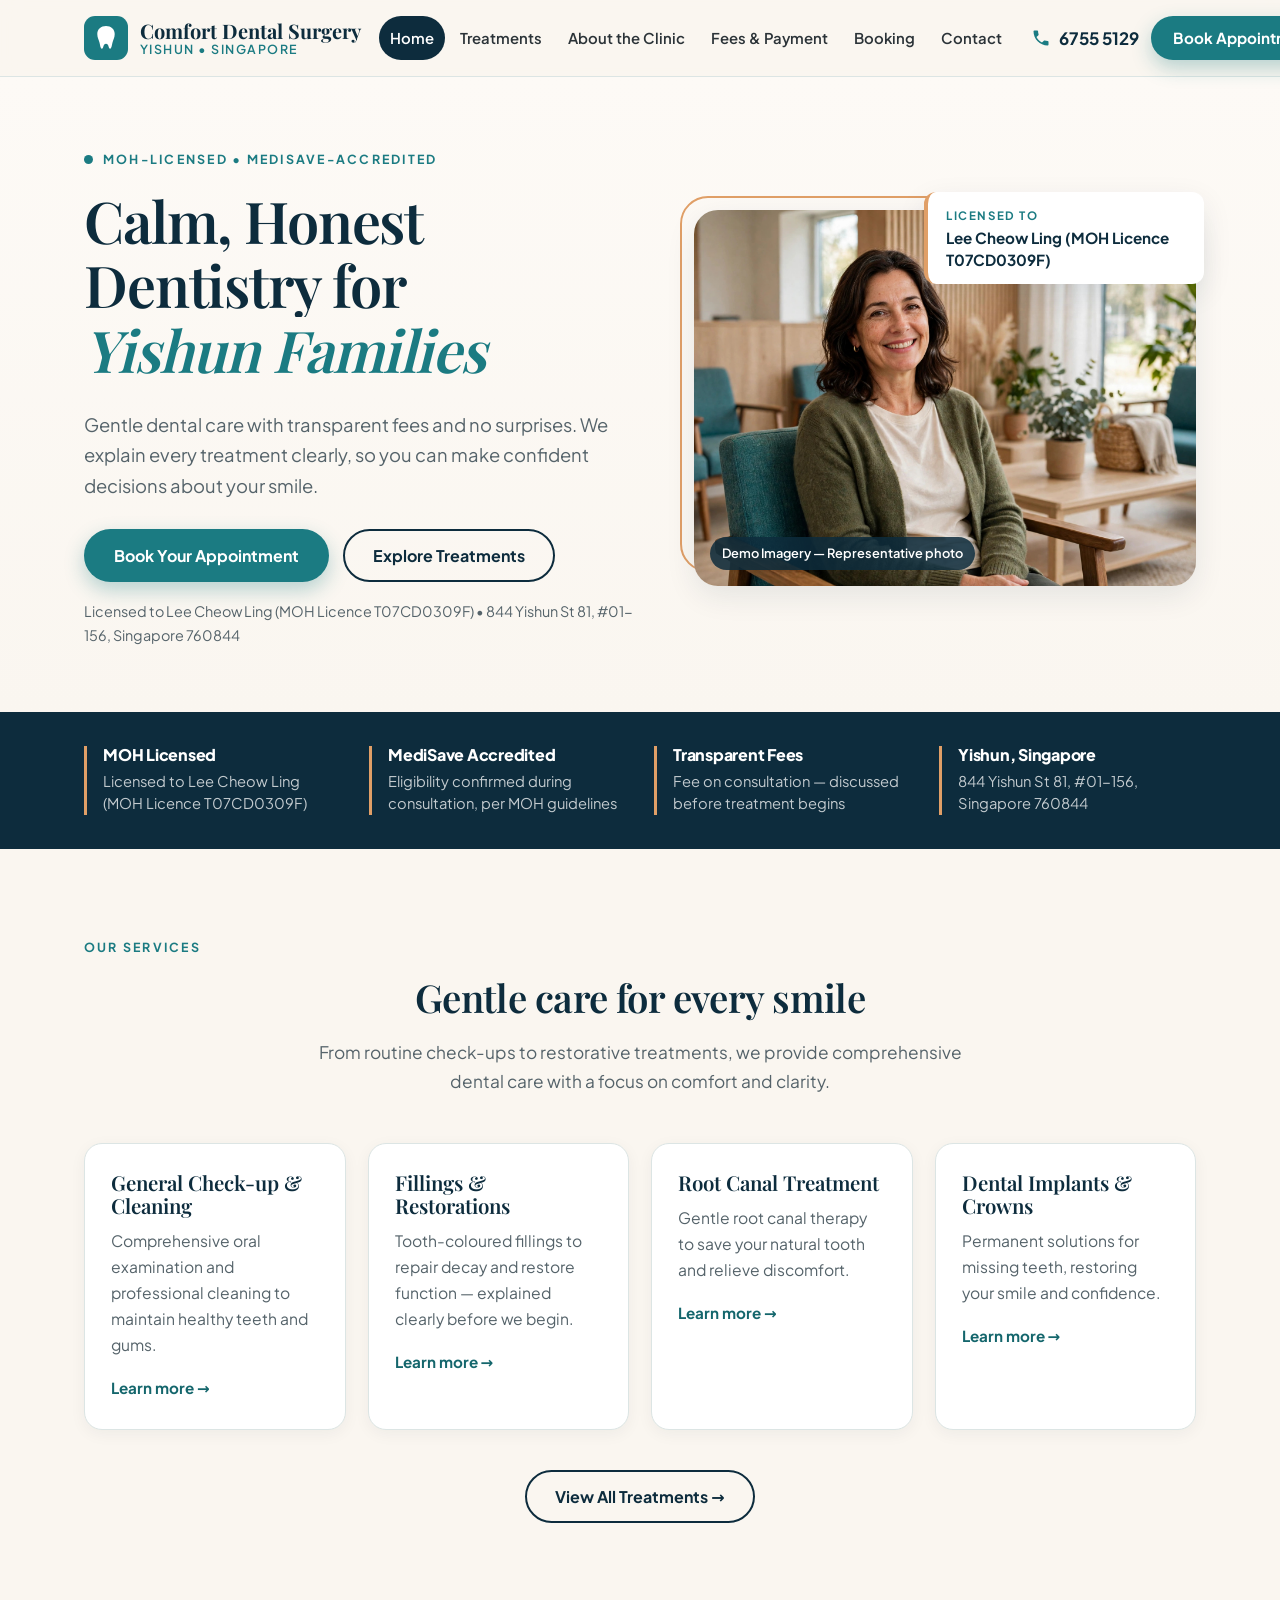
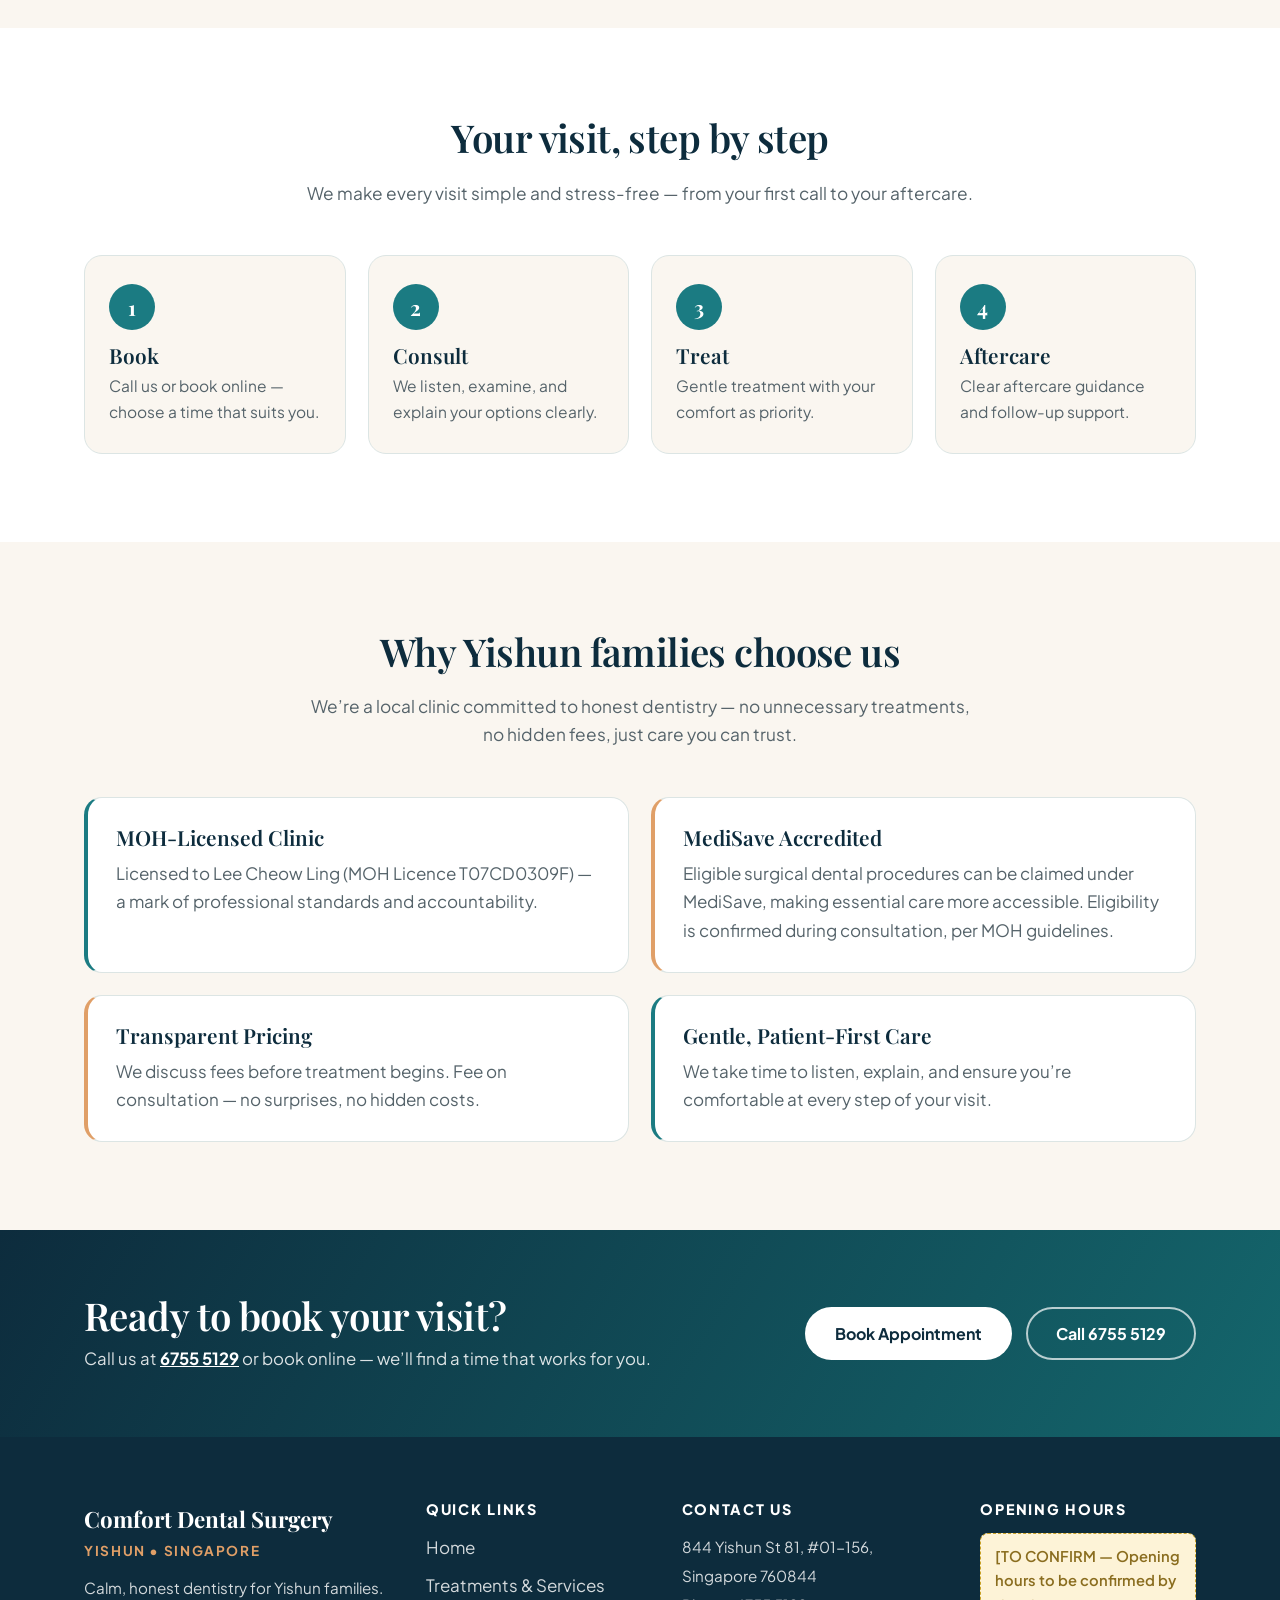
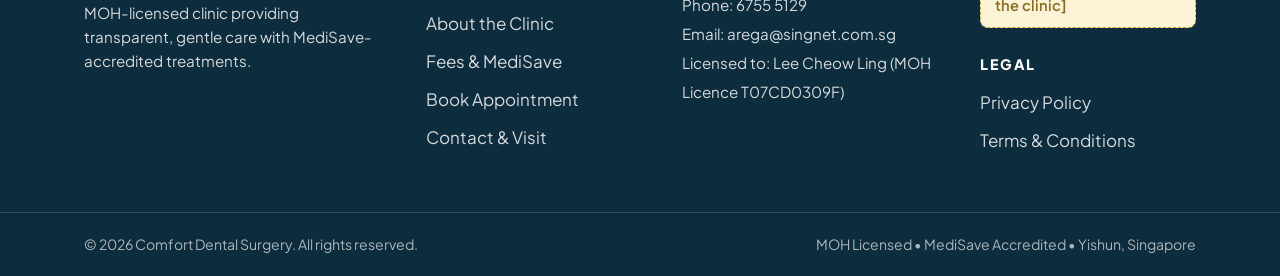
<file: index.html>
<!DOCTYPE html>
<html lang="en-SG">
<head>
<meta charset="utf-8">
<meta name="viewport" content="width=device-width, initial-scale=1">
<title>Calm, Honest Dentistry for Yishun Families | Comfort Dental Surgery — Yishun, Singapore</title>
<meta name="description" content="Gentle dental care in Yishun with transparent fees and clear explanations. MOH-licensed, MediSave-accredited clinic at 844 Yishun St 81.">
<meta property="og:title" content="Calm, Honest Dentistry for Yishun Families | Comfort Dental Surgery">
<meta property="og:description" content="Gentle dental care in Yishun with transparent fees and clear explanations. MOH-licensed, MediSave-accredited clinic at 844 Yishun St 81.">
<meta property="og:type" content="website">
<link rel="icon" href="assets/img/favicon.svg" type="image/svg+xml">
<link rel="stylesheet" href="assets/css/main.css">

</head>
<body>
<a class="skip-link" href="#main">Skip to main content</a>
<header class="site-header">
  <div class="wrap header-inner">
    <a class="brand" href="" aria-label="Comfort Dental Surgery — home">
      <svg class="logo-mark" viewBox="0 0 48 48" aria-hidden="true"><rect width="48" height="48" rx="12" fill="#1B7B82"/><path d="M24 11c-5.5 0-9.5 3.4-9.5 8.6 0 3.9 1.6 6.2 2.4 9.4.7 2.8 1 6.6 2.6 6.6 1.9 0 1.2-5.4 4.5-5.4s2.6 5.4 4.5 5.4c1.6 0 1.9-3.8 2.6-6.6.8-3.2 2.4-5.5 2.4-9.4C33.5 14.4 29.5 11 24 11z" fill="#fff"/></svg>
      <span class="brand-text"><span class="brand-name">Comfort Dental Surgery</span><span class="brand-loc">Yishun &bull; Singapore</span></span>
    </a>
    <nav class="site-nav" aria-label="Primary">
      <button class="nav-toggle" type="button" aria-expanded="false" aria-controls="nav-list" aria-label="Open menu">
        <span></span><span></span><span></span>
      </button>
      <ul id="nav-list" class="nav-list"><li><a href="" class="nav-link active">Home</a></li><li><a href="treatments/" class="nav-link">Treatments</a></li><li><a href="about/" class="nav-link">About the Clinic</a></li><li><a href="fees/" class="nav-link">Fees & Payment</a></li><li><a href="booking/" class="nav-link">Booking</a></li><li><a href="contact/" class="nav-link">Contact</a></li></ul>
    </nav>
    <div class="header-actions">
      <a class="header-phone" href="tel:+6567555129"><svg viewBox="0 0 24 24" aria-hidden="true"><path d="M6.6 10.8c1.4 2.8 3.8 5.1 6.6 6.6l2.2-2.2c.3-.3.7-.4 1-.2 1.1.4 2.3.6 3.6.6.6 0 1 .4 1 1V20c0 .6-.4 1-1 1C10.6 21 3 13.4 3 4c0-.6.4-1 1-1h3.5c.6 0 1 .4 1 1 0 1.2.2 2.4.6 3.6.1.3 0 .7-.2 1l-2.3 2.2z" fill="currentColor"/></svg><span>6755 5129</span></a>
      <a class="header-call" href="tel:+6567555129" aria-label="Call Comfort Dental Surgery on 6755 5129"><svg viewBox="0 0 24 24" aria-hidden="true"><path d="M6.6 10.8c1.4 2.8 3.8 5.1 6.6 6.6l2.2-2.2c.3-.3.7-.4 1-.2 1.1.4 2.3.6 3.6.6.6 0 1 .4 1 1V20c0 .6-.4 1-1 1C10.6 21 3 13.4 3 4c0-.6.4-1 1-1h3.5c.6 0 1 .4 1 1 0 1.2.2 2.4.6 3.6.1.3 0 .7-.2 1l-2.3 2.2z" fill="currentColor"/></svg></a>
      <a class="btn btn-primary btn-sm" href="booking/">Book Appointment</a>
    </div>
  </div>
</header>
<main id="main">
<section class="hero">
  <div class="wrap hero-grid">
    <div class="hero-copy">
      <p class="eyebrow"><span class="dot" aria-hidden="true"></span>MOH-Licensed &bull; MediSave-Accredited</p>
      <h1 class="hero-h"><span class="line"><span>Calm, Honest</span></span> <span class="line"><span>Dentistry for</span></span> <span class="line"><span class="accent">Yishun Families</span></span></h1>
      <p class="hero-sub">Gentle dental care with transparent fees and no surprises. We explain every treatment clearly, so you can make confident decisions about your smile.</p>
      <div class="hero-ctas">
        <a class="btn btn-primary" href="booking/">Book Your Appointment</a>
        <a class="btn btn-outline" href="treatments/">Explore Treatments</a>
      </div>
      <p class="hero-note">Licensed to Lee Cheow Ling (MOH Licence T07CD0309F) &bull; 844 Yishun St 81, #01-156, Singapore 760844</p>
    </div>
    <figure class="hero-media">
      <img src="assets/img/hero-patient-smile.jpg" alt="A smiling patient in the bright reception area of a dental clinic" width="1920" height="1280" fetchpriority="high">
      <figcaption>Demo Imagery &mdash; Representative photo</figcaption>
      <div class="hero-card">
        <p class="hero-card-label">Licensed to</p>
        <p class="hero-card-name">Lee Cheow Ling (MOH Licence T07CD0309F)</p>
      </div>
    </figure>
  </div>
</section>

<section class="trust-strip" aria-label="Clinic credentials">
  <div class="wrap trust-grid">
    <div class="trust-item reveal"><h2>MOH Licensed</h2><p>Licensed to Lee Cheow Ling (MOH Licence T07CD0309F)</p></div>
    <div class="trust-item reveal"><h2>MediSave Accredited</h2><p>Eligibility confirmed during consultation, per MOH guidelines</p></div>
    <div class="trust-item reveal"><h2>Transparent Fees</h2><p>Fee on consultation &mdash; discussed before treatment begins</p></div>
    <div class="trust-item reveal"><h2>Yishun, Singapore</h2><p>844 Yishun St 81, #01-156, Singapore 760844</p></div>
  </div>
</section>

<section class="section" aria-labelledby="services-h">
  <div class="wrap">
    <p class="eyebrow eyebrow-teal reveal">Our Services</p>
    <h2 id="services-h" class="section-h reveal">Gentle care for every smile</h2>
    <p class="section-sub reveal">From routine check-ups to restorative treatments, we provide comprehensive dental care with a focus on comfort and clarity.</p>
    <div class="card-grid">
      <article class="card reveal"><h3>General Check-up &amp; Cleaning</h3><p>Comprehensive oral examination and professional cleaning to maintain healthy teeth and gums.</p><a class="card-link" href="treatments/">Learn more &rarr;</a></article>
      <article class="card reveal"><h3>Fillings &amp; Restorations</h3><p>Tooth-coloured fillings to repair decay and restore function &mdash; explained clearly before we begin.</p><a class="card-link" href="treatments/">Learn more &rarr;</a></article>
      <article class="card reveal"><h3>Root Canal Treatment</h3><p>Gentle root canal therapy to save your natural tooth and relieve discomfort.</p><a class="card-link" href="treatments/">Learn more &rarr;</a></article>
      <article class="card reveal"><h3>Dental Implants &amp; Crowns</h3><p>Permanent solutions for missing teeth, restoring your smile and confidence.</p><a class="card-link" href="treatments/">Learn more &rarr;</a></article>
    </div>
    <p class="center-link reveal"><a class="btn btn-outline" href="treatments/">View All Treatments &rarr;</a></p>
  </div>
</section>

<section class="section section-tint" aria-labelledby="journey-h">
  <div class="wrap">
    <h2 id="journey-h" class="section-h reveal">Your visit, step by step</h2>
    <p class="section-sub reveal">We make every visit simple and stress-free &mdash; from your first call to your aftercare.</p>
    <ol class="journey">
      <li class="reveal"><span class="journey-num">1</span><h3>Book</h3><p>Call us or book online &mdash; choose a time that suits you.</p></li>
      <li class="reveal"><span class="journey-num">2</span><h3>Consult</h3><p>We listen, examine, and explain your options clearly.</p></li>
      <li class="reveal"><span class="journey-num">3</span><h3>Treat</h3><p>Gentle treatment with your comfort as priority.</p></li>
      <li class="reveal"><span class="journey-num">4</span><h3>Aftercare</h3><p>Clear aftercare guidance and follow-up support.</p></li>
    </ol>
  </div>
</section>

<section class="section" aria-labelledby="why-h">
  <div class="wrap">
    <h2 id="why-h" class="section-h reveal">Why Yishun families choose us</h2>
    <p class="section-sub reveal">We&rsquo;re a local clinic committed to honest dentistry &mdash; no unnecessary treatments, no hidden fees, just care you can trust.</p>
    <div class="why-grid">
      <article class="why-item reveal"><h3>MOH-Licensed Clinic</h3><p>Licensed to Lee Cheow Ling (MOH Licence T07CD0309F) &mdash; a mark of professional standards and accountability.</p></article>
      <article class="why-item reveal"><h3>MediSave Accredited</h3><p>Eligible surgical dental procedures can be claimed under MediSave, making essential care more accessible. Eligibility is confirmed during consultation, per MOH guidelines.</p></article>
      <article class="why-item reveal"><h3>Transparent Pricing</h3><p>We discuss fees before treatment begins. Fee on consultation &mdash; no surprises, no hidden costs.</p></article>
      <article class="why-item reveal"><h3>Gentle, Patient-First Care</h3><p>We take time to listen, explain, and ensure you&rsquo;re comfortable at every step of your visit.</p></article>
    </div>
  </div>
</section>
<section class="cta-band" aria-labelledby="cta-h">
  <div class="wrap cta-band-inner reveal">
    <div>
      <h2 id="cta-h">Ready to book your visit?</h2>
      <p>Call us at <a href="tel:+6567555129">6755 5129</a> or book online &mdash; we&rsquo;ll find a time that works for you.</p>
    </div>
    <div class="cta-band-actions">
      <a class="btn btn-light" href="booking/">Book Appointment</a>
      <a class="btn btn-outline-light" href="tel:+6567555129">Call 6755 5129</a>
    </div>
  </div>
</section>
</main>
<footer class="site-footer">
  <div class="wrap footer-grid">
    <div class="footer-brand">
      <p class="footer-name">Comfort Dental Surgery</p>
      <p class="footer-loc">Yishun &bull; Singapore</p>
      <p class="footer-tag">Calm, honest dentistry for Yishun families. MOH-licensed clinic providing transparent, gentle care with MediSave-accredited treatments.</p>
    </div>
    <nav class="footer-col" aria-label="Quick links">
      <h3>Quick Links</h3>
      <ul>
        <li><a href="">Home</a></li>
        <li><a href="treatments/">Treatments &amp; Services</a></li>
        <li><a href="about/">About the Clinic</a></li>
        <li><a href="fees/">Fees &amp; MediSave</a></li>
        <li><a href="booking/">Book Appointment</a></li>
        <li><a href="contact/">Contact &amp; Visit</a></li>
      </ul>
    </nav>
    <div class="footer-col">
      <h3>Contact Us</h3>
      <address>
        844 Yishun St 81, #01-156, Singapore 760844<br>
        Phone: <a href="tel:+6567555129">6755 5129</a><br>
        Email: <a href="mailto:arega@singnet.com.sg">arega@singnet.com.sg</a><br>
        Licensed to: Lee Cheow Ling (MOH Licence T07CD0309F)
      </address>
    </div>
    <div class="footer-col">
      <h3>Opening Hours</h3>
      <p class="to-confirm">[TO CONFIRM &mdash; Opening hours to be confirmed by the clinic]</p>
      <h3 class="footer-legal-h">Legal</h3>
      <ul>
        <li><a href="privacy/">Privacy Policy</a></li>
        <li><a href="terms/">Terms &amp; Conditions</a></li>
      </ul>
    </div>
  </div>
  <div class="footer-bar">
    <div class="wrap footer-bar-inner">
      <p>&copy; 2026 Comfort Dental Surgery. All rights reserved.</p>
      <p>MOH Licensed &bull; MediSave Accredited &bull; Yishun, Singapore</p>
    </div>
  </div>
</footer>
<script src="assets/js/main.js" defer></script>
<script type="application/ld+json">
{
  "@context": "https://schema.org",
  "@type": "Dentist",
  "name": "Comfort Dental Surgery",
  "address": {
    "@type": "PostalAddress",
    "streetAddress": "844 Yishun St 81, #01-156",
    "postalCode": "760844",
    "addressLocality": "Yishun",
    "addressCountry": "SG"
  },
  "telephone": "+65-6755-5129",
  "email": "arega@singnet.com.sg"
}
</script>
</body>
</html>
</file>
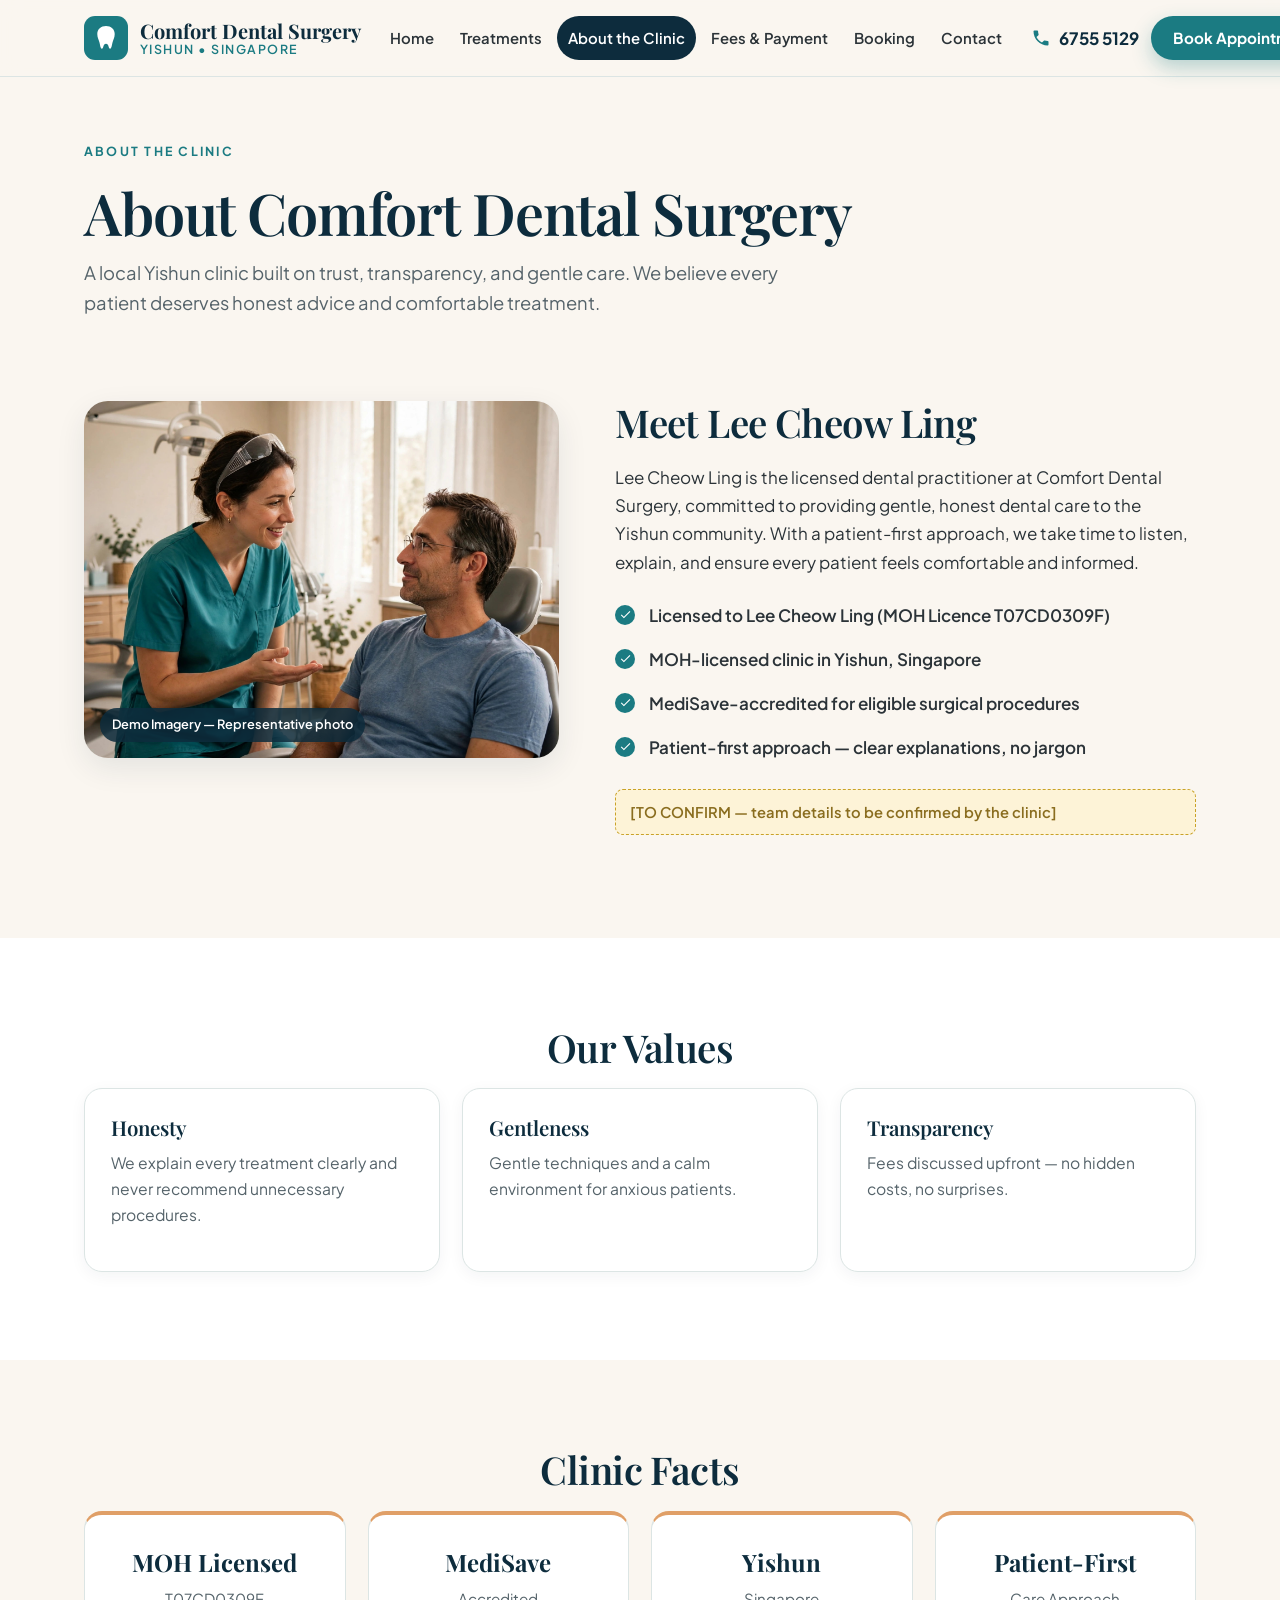
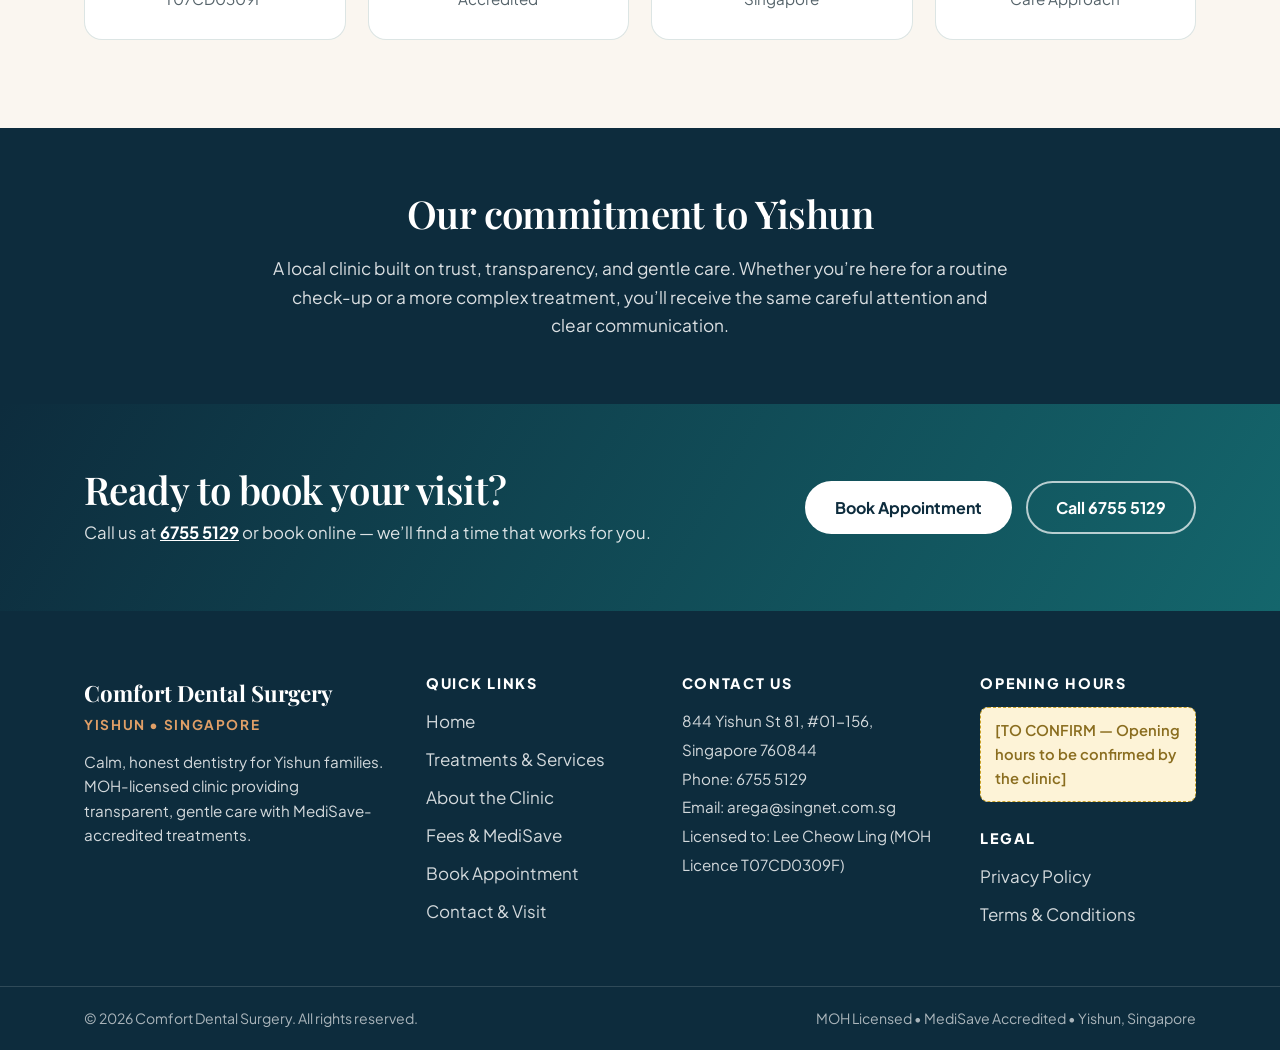
<file: about/index.html>
<!DOCTYPE html>
<html lang="en-SG">
<head>
<meta charset="utf-8">
<meta name="viewport" content="width=device-width, initial-scale=1">
<title>About the Clinic | Comfort Dental Surgery — Yishun, Singapore</title>
<meta name="description" content="About Comfort Dental Surgery, a local Yishun dental clinic licensed to Lee Cheow Ling, MOH licence T07CD0309F.">
<meta property="og:title" content="About the Clinic | Comfort Dental Surgery">
<meta property="og:description" content="About Comfort Dental Surgery, a local Yishun dental clinic licensed to Lee Cheow Ling, MOH licence T07CD0309F.">
<meta property="og:type" content="website">
<link rel="icon" href="../assets/img/favicon.svg" type="image/svg+xml">
<link rel="stylesheet" href="../assets/css/main.css">

</head>
<body>
<a class="skip-link" href="#main">Skip to main content</a>
<header class="site-header">
  <div class="wrap header-inner">
    <a class="brand" href="../" aria-label="Comfort Dental Surgery — home">
      <svg class="logo-mark" viewBox="0 0 48 48" aria-hidden="true"><rect width="48" height="48" rx="12" fill="#1B7B82"/><path d="M24 11c-5.5 0-9.5 3.4-9.5 8.6 0 3.9 1.6 6.2 2.4 9.4.7 2.8 1 6.6 2.6 6.6 1.9 0 1.2-5.4 4.5-5.4s2.6 5.4 4.5 5.4c1.6 0 1.9-3.8 2.6-6.6.8-3.2 2.4-5.5 2.4-9.4C33.5 14.4 29.5 11 24 11z" fill="#fff"/></svg>
      <span class="brand-text"><span class="brand-name">Comfort Dental Surgery</span><span class="brand-loc">Yishun &bull; Singapore</span></span>
    </a>
    <nav class="site-nav" aria-label="Primary">
      <button class="nav-toggle" type="button" aria-expanded="false" aria-controls="nav-list" aria-label="Open menu">
        <span></span><span></span><span></span>
      </button>
      <ul id="nav-list" class="nav-list"><li><a href="../" class="nav-link">Home</a></li><li><a href="../treatments/" class="nav-link">Treatments</a></li><li><a href="../about/" class="nav-link active">About the Clinic</a></li><li><a href="../fees/" class="nav-link">Fees & Payment</a></li><li><a href="../booking/" class="nav-link">Booking</a></li><li><a href="../contact/" class="nav-link">Contact</a></li></ul>
    </nav>
    <div class="header-actions">
      <a class="header-phone" href="tel:+6567555129"><svg viewBox="0 0 24 24" aria-hidden="true"><path d="M6.6 10.8c1.4 2.8 3.8 5.1 6.6 6.6l2.2-2.2c.3-.3.7-.4 1-.2 1.1.4 2.3.6 3.6.6.6 0 1 .4 1 1V20c0 .6-.4 1-1 1C10.6 21 3 13.4 3 4c0-.6.4-1 1-1h3.5c.6 0 1 .4 1 1 0 1.2.2 2.4.6 3.6.1.3 0 .7-.2 1l-2.3 2.2z" fill="currentColor"/></svg><span>6755 5129</span></a>
      <a class="header-call" href="tel:+6567555129" aria-label="Call Comfort Dental Surgery on 6755 5129"><svg viewBox="0 0 24 24" aria-hidden="true"><path d="M6.6 10.8c1.4 2.8 3.8 5.1 6.6 6.6l2.2-2.2c.3-.3.7-.4 1-.2 1.1.4 2.3.6 3.6.6.6 0 1 .4 1 1V20c0 .6-.4 1-1 1C10.6 21 3 13.4 3 4c0-.6.4-1 1-1h3.5c.6 0 1 .4 1 1 0 1.2.2 2.4.6 3.6.1.3 0 .7-.2 1l-2.3 2.2z" fill="currentColor"/></svg></a>
      <a class="btn btn-primary btn-sm" href="../booking/">Book Appointment</a>
    </div>
  </div>
</header>
<main id="main">
<section class="page-hero">
  <div class="wrap">
    <p class="eyebrow eyebrow-teal">About the Clinic</p>
    <h1>About Comfort Dental Surgery</h1>
    <p class="page-hero-sub">A local Yishun clinic built on trust, transparency, and gentle care. We believe every patient deserves honest advice and comfortable treatment.</p>
  </div>
</section>
<section class="section section-tight" aria-labelledby="meet-h">
  <div class="wrap about-grid">
    <figure class="about-media reveal">
      <img src="../assets/img/about-dentist-patient.jpg" alt="A dentist talking kindly with a seated patient in a bright treatment room" width="1920" height="1280" loading="lazy">
      <figcaption>Demo Imagery &mdash; Representative photo</figcaption>
    </figure>
    <div class="reveal">
      <h2 id="meet-h">Meet Lee Cheow Ling</h2>
      <p>Lee Cheow Ling is the licensed dental practitioner at Comfort Dental Surgery, committed to providing gentle, honest dental care to the Yishun community. With a patient-first approach, we take time to listen, explain, and ensure every patient feels comfortable and informed.</p>
      <ul class="tick-list">
        <li>Licensed to Lee Cheow Ling (MOH Licence T07CD0309F)</li>
        <li>MOH-licensed clinic in Yishun, Singapore</li>
        <li>MediSave-accredited for eligible surgical procedures</li>
        <li>Patient-first approach &mdash; clear explanations, no jargon</li>
      </ul>
      <p class="to-confirm">[TO CONFIRM &mdash; team details to be confirmed by the clinic]</p>
    </div>
  </div>
</section>
<section class="section section-tint" aria-labelledby="values-h">
  <div class="wrap">
    <h2 id="values-h" class="section-h reveal">Our Values</h2>
    <div class="card-grid three-col">
      <article class="card reveal"><h3>Honesty</h3><p>We explain every treatment clearly and never recommend unnecessary procedures.</p></article>
      <article class="card reveal"><h3>Gentleness</h3><p>Gentle techniques and a calm environment for anxious patients.</p></article>
      <article class="card reveal"><h3>Transparency</h3><p>Fees discussed upfront &mdash; no hidden costs, no surprises.</p></article>
    </div>
  </div>
</section>
<section class="section" aria-labelledby="facts-h">
  <div class="wrap">
    <h2 id="facts-h" class="section-h reveal">Clinic Facts</h2>
    <div class="facts-grid">
      <div class="fact reveal"><p class="fact-value">MOH Licensed</p><p class="fact-label">T07CD0309F</p></div>
      <div class="fact reveal"><p class="fact-value">MediSave</p><p class="fact-label">Accredited</p></div>
      <div class="fact reveal"><p class="fact-value">Yishun</p><p class="fact-label">Singapore</p></div>
      <div class="fact reveal"><p class="fact-value">Patient-First</p><p class="fact-label">Care Approach</p></div>
    </div>
  </div>
</section>
<section class="commit-band" aria-labelledby="commit-h">
  <div class="wrap reveal">
    <h2 id="commit-h">Our commitment to Yishun</h2>
    <p>A local clinic built on trust, transparency, and gentle care. Whether you&rsquo;re here for a routine check-up or a more complex treatment, you&rsquo;ll receive the same careful attention and clear communication.</p>
  </div>
</section>
<section class="cta-band" aria-labelledby="cta-h">
  <div class="wrap cta-band-inner reveal">
    <div>
      <h2 id="cta-h">Ready to book your visit?</h2>
      <p>Call us at <a href="tel:+6567555129">6755 5129</a> or book online &mdash; we&rsquo;ll find a time that works for you.</p>
    </div>
    <div class="cta-band-actions">
      <a class="btn btn-light" href="../booking/">Book Appointment</a>
      <a class="btn btn-outline-light" href="tel:+6567555129">Call 6755 5129</a>
    </div>
  </div>
</section>
</main>
<footer class="site-footer">
  <div class="wrap footer-grid">
    <div class="footer-brand">
      <p class="footer-name">Comfort Dental Surgery</p>
      <p class="footer-loc">Yishun &bull; Singapore</p>
      <p class="footer-tag">Calm, honest dentistry for Yishun families. MOH-licensed clinic providing transparent, gentle care with MediSave-accredited treatments.</p>
    </div>
    <nav class="footer-col" aria-label="Quick links">
      <h3>Quick Links</h3>
      <ul>
        <li><a href="../">Home</a></li>
        <li><a href="../treatments/">Treatments &amp; Services</a></li>
        <li><a href="../about/">About the Clinic</a></li>
        <li><a href="../fees/">Fees &amp; MediSave</a></li>
        <li><a href="../booking/">Book Appointment</a></li>
        <li><a href="../contact/">Contact &amp; Visit</a></li>
      </ul>
    </nav>
    <div class="footer-col">
      <h3>Contact Us</h3>
      <address>
        844 Yishun St 81, #01-156, Singapore 760844<br>
        Phone: <a href="tel:+6567555129">6755 5129</a><br>
        Email: <a href="mailto:arega@singnet.com.sg">arega@singnet.com.sg</a><br>
        Licensed to: Lee Cheow Ling (MOH Licence T07CD0309F)
      </address>
    </div>
    <div class="footer-col">
      <h3>Opening Hours</h3>
      <p class="to-confirm">[TO CONFIRM &mdash; Opening hours to be confirmed by the clinic]</p>
      <h3 class="footer-legal-h">Legal</h3>
      <ul>
        <li><a href="../privacy/">Privacy Policy</a></li>
        <li><a href="../terms/">Terms &amp; Conditions</a></li>
      </ul>
    </div>
  </div>
  <div class="footer-bar">
    <div class="wrap footer-bar-inner">
      <p>&copy; 2026 Comfort Dental Surgery. All rights reserved.</p>
      <p>MOH Licensed &bull; MediSave Accredited &bull; Yishun, Singapore</p>
    </div>
  </div>
</footer>
<script src="../assets/js/main.js" defer></script>

</body>
</html>
</file>
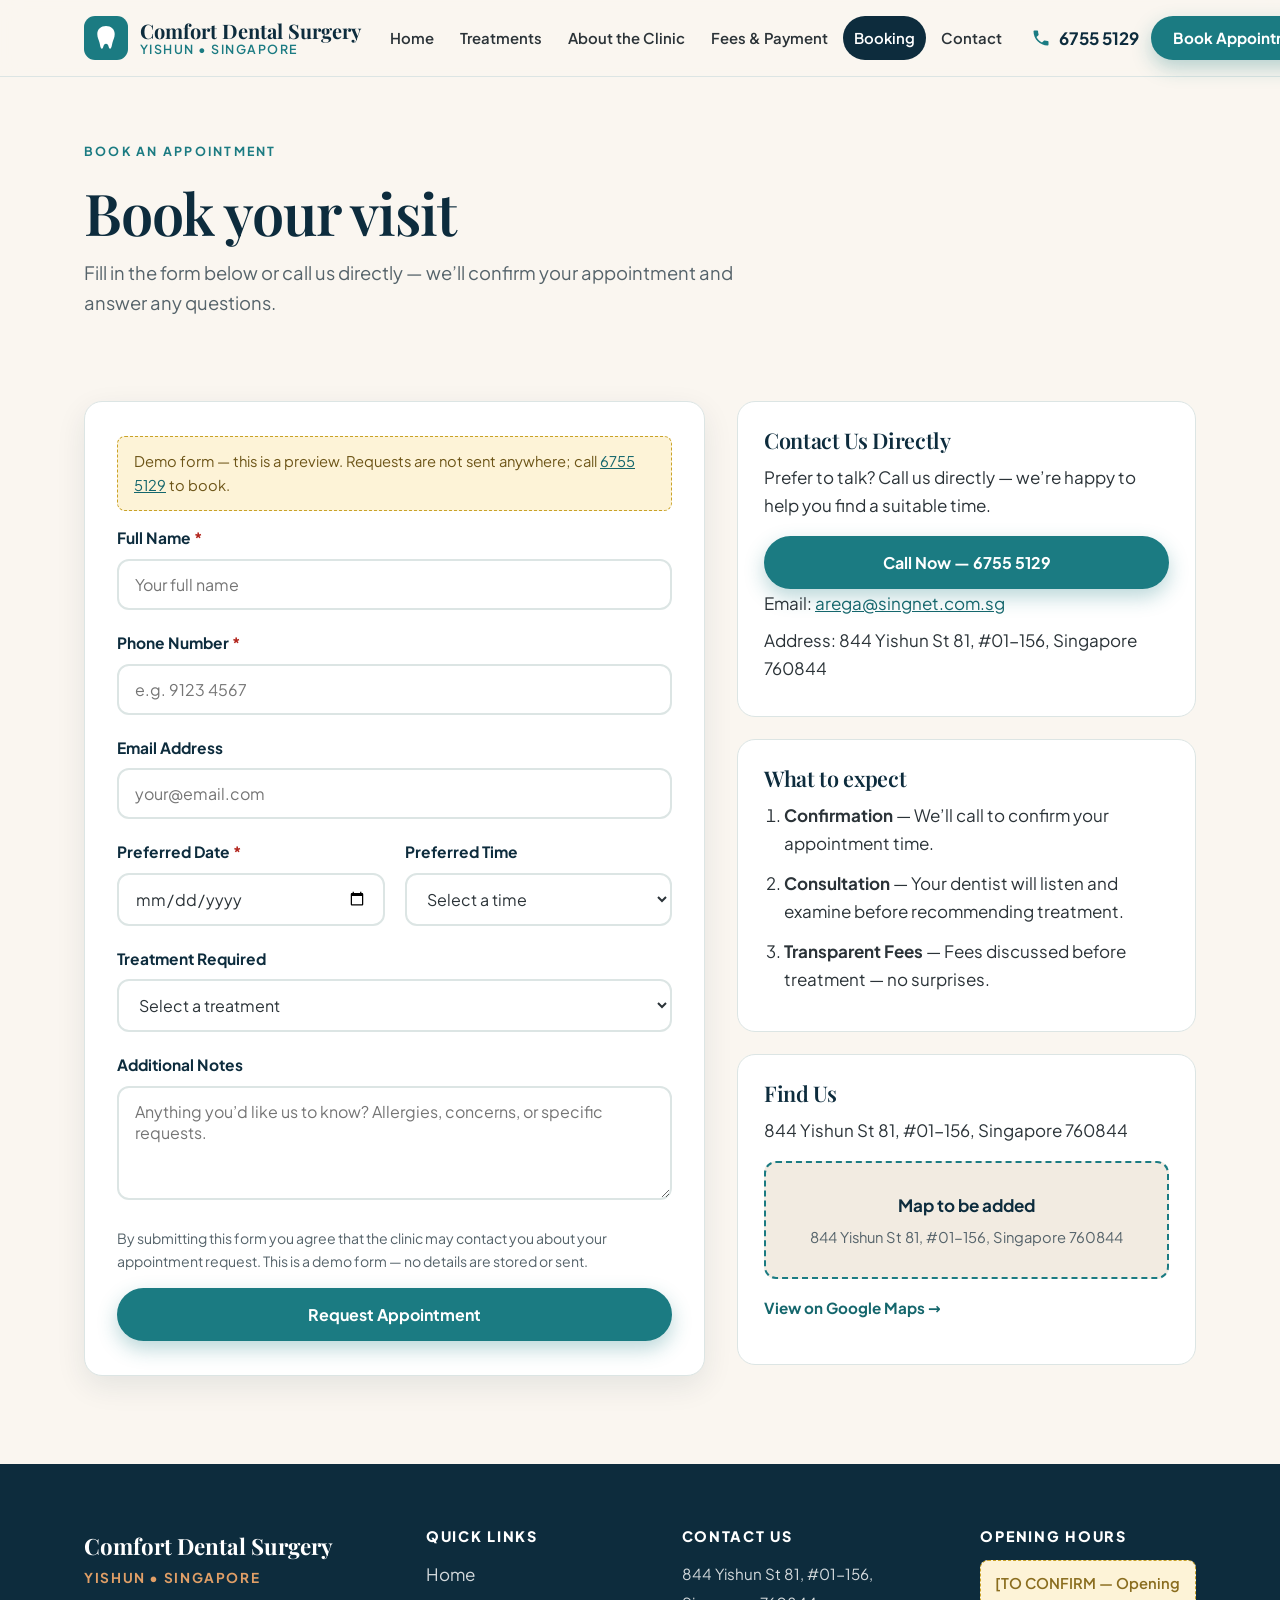
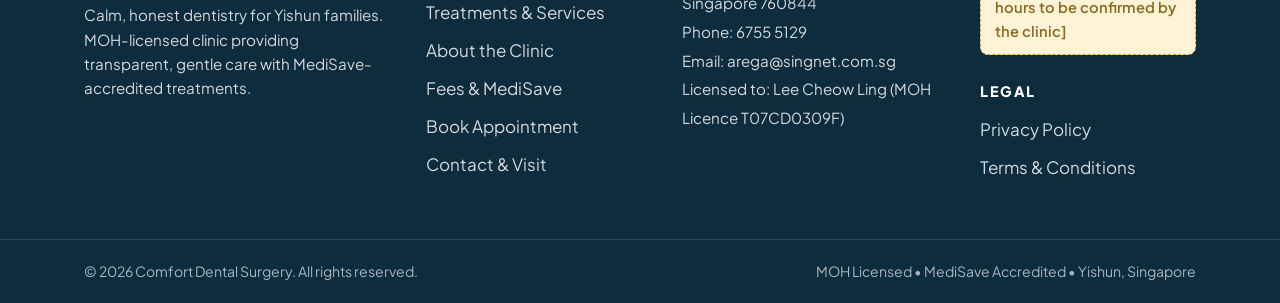
<file: booking/index.html>
<!DOCTYPE html>
<html lang="en-SG">
<head>
<meta charset="utf-8">
<meta name="viewport" content="width=device-width, initial-scale=1">
<title>Book an Appointment | Comfort Dental Surgery — Yishun, Singapore</title>
<meta name="description" content="Book an appointment at Comfort Dental Surgery, Yishun. Call 6755 5129 or use the booking form.">
<meta property="og:title" content="Book an Appointment | Comfort Dental Surgery">
<meta property="og:description" content="Book an appointment at Comfort Dental Surgery, Yishun. Call 6755 5129 or use the booking form.">
<meta property="og:type" content="website">
<link rel="icon" href="../assets/img/favicon.svg" type="image/svg+xml">
<link rel="stylesheet" href="../assets/css/main.css">

</head>
<body>
<a class="skip-link" href="#main">Skip to main content</a>
<header class="site-header">
  <div class="wrap header-inner">
    <a class="brand" href="../" aria-label="Comfort Dental Surgery — home">
      <svg class="logo-mark" viewBox="0 0 48 48" aria-hidden="true"><rect width="48" height="48" rx="12" fill="#1B7B82"/><path d="M24 11c-5.5 0-9.5 3.4-9.5 8.6 0 3.9 1.6 6.2 2.4 9.4.7 2.8 1 6.6 2.6 6.6 1.9 0 1.2-5.4 4.5-5.4s2.6 5.4 4.5 5.4c1.6 0 1.9-3.8 2.6-6.6.8-3.2 2.4-5.5 2.4-9.4C33.5 14.4 29.5 11 24 11z" fill="#fff"/></svg>
      <span class="brand-text"><span class="brand-name">Comfort Dental Surgery</span><span class="brand-loc">Yishun &bull; Singapore</span></span>
    </a>
    <nav class="site-nav" aria-label="Primary">
      <button class="nav-toggle" type="button" aria-expanded="false" aria-controls="nav-list" aria-label="Open menu">
        <span></span><span></span><span></span>
      </button>
      <ul id="nav-list" class="nav-list"><li><a href="../" class="nav-link">Home</a></li><li><a href="../treatments/" class="nav-link">Treatments</a></li><li><a href="../about/" class="nav-link">About the Clinic</a></li><li><a href="../fees/" class="nav-link">Fees & Payment</a></li><li><a href="../booking/" class="nav-link active">Booking</a></li><li><a href="../contact/" class="nav-link">Contact</a></li></ul>
    </nav>
    <div class="header-actions">
      <a class="header-phone" href="tel:+6567555129"><svg viewBox="0 0 24 24" aria-hidden="true"><path d="M6.6 10.8c1.4 2.8 3.8 5.1 6.6 6.6l2.2-2.2c.3-.3.7-.4 1-.2 1.1.4 2.3.6 3.6.6.6 0 1 .4 1 1V20c0 .6-.4 1-1 1C10.6 21 3 13.4 3 4c0-.6.4-1 1-1h3.5c.6 0 1 .4 1 1 0 1.2.2 2.4.6 3.6.1.3 0 .7-.2 1l-2.3 2.2z" fill="currentColor"/></svg><span>6755 5129</span></a>
      <a class="header-call" href="tel:+6567555129" aria-label="Call Comfort Dental Surgery on 6755 5129"><svg viewBox="0 0 24 24" aria-hidden="true"><path d="M6.6 10.8c1.4 2.8 3.8 5.1 6.6 6.6l2.2-2.2c.3-.3.7-.4 1-.2 1.1.4 2.3.6 3.6.6.6 0 1 .4 1 1V20c0 .6-.4 1-1 1C10.6 21 3 13.4 3 4c0-.6.4-1 1-1h3.5c.6 0 1 .4 1 1 0 1.2.2 2.4.6 3.6.1.3 0 .7-.2 1l-2.3 2.2z" fill="currentColor"/></svg></a>
      <a class="btn btn-primary btn-sm" href="../booking/">Book Appointment</a>
    </div>
  </div>
</header>
<main id="main">
<section class="page-hero">
  <div class="wrap">
    <p class="eyebrow eyebrow-teal">Book an Appointment</p>
    <h1>Book your visit</h1>
    <p class="page-hero-sub">Fill in the form below or call us directly &mdash; we&rsquo;ll confirm your appointment and answer any questions.</p>
  </div>
</section>
<section class="section section-tight" aria-label="Booking form and contact details">
  <div class="wrap booking-grid">
    <div class="form-card reveal">
      <form id="booking-form" action="#" method="post" novalidate>
        <p class="form-demo-note">Demo form &mdash; this is a preview. Requests are not sent anywhere; call <a href="tel:+6567555129">6755 5129</a> to book.</p>
        <div class="field">
          <label for="f-name">Full Name <span class="req" aria-hidden="true">*</span></label>
          <input id="f-name" name="name" type="text" autocomplete="name" placeholder="Your full name" required>
          <p class="field-error" id="e-name" hidden>Please enter your full name.</p>
        </div>
        <div class="field">
          <label for="f-phone">Phone Number <span class="req" aria-hidden="true">*</span></label>
          <input id="f-phone" name="phone" type="tel" autocomplete="tel" placeholder="e.g. 9123 4567" required>
          <p class="field-error" id="e-phone" hidden>Please enter a valid phone number (at least 8 digits).</p>
        </div>
        <div class="field">
          <label for="f-email">Email Address</label>
          <input id="f-email" name="email" type="email" autocomplete="email" placeholder="your@email.com">
          <p class="field-error" id="e-email" hidden>Please enter a valid email address.</p>
        </div>
        <div class="field-row">
          <div class="field">
            <label for="f-date">Preferred Date <span class="req" aria-hidden="true">*</span></label>
            <input id="f-date" name="date" type="date" required>
            <p class="field-error" id="e-date" hidden>Please choose a preferred date.</p>
          </div>
          <div class="field">
            <label for="f-time">Preferred Time</label>
            <select id="f-time" name="time">
              <option value="">Select a time</option>
              <option>Morning</option><option>Afternoon</option><option>Evening</option>
            </select>
          </div>
        </div>
        <div class="field">
          <label for="f-treatment">Treatment Required</label>
          <select id="f-treatment" name="treatment">
            <option value="">Select a treatment</option>
            <option value="General Check-up & Examination">General Check-up & Examination</option><option value="Scaling & Polishing">Scaling & Polishing</option><option value="Tooth-Coloured Fillings">Tooth-Coloured Fillings</option><option value="Root Canal Treatment">Root Canal Treatment</option><option value="Tooth Extraction">Tooth Extraction</option><option value="Dental Implants">Dental Implants</option><option value="Crowns & Bridges">Crowns & Bridges</option><option value="Teeth Whitening">Teeth Whitening</option>
            <option value="Other">Other</option>
          </select>
        </div>
        <div class="field">
          <label for="f-notes">Additional Notes</label>
          <textarea id="f-notes" name="notes" rows="4" placeholder="Anything you&rsquo;d like us to know? Allergies, concerns, or specific requests."></textarea>
        </div>
        <p class="form-consent">By submitting this form you agree that the clinic may contact you about your appointment request. This is a demo form &mdash; no details are stored or sent.</p>
        <button class="btn btn-primary btn-block" type="submit">Request Appointment</button>
        <p class="form-success" id="form-success" role="status" hidden>Thank you &mdash; this is a demo form, so nothing was sent. To book for real, please call <a href="tel:+6567555129">6755 5129</a>.</p>
      </form>
    </div>
    <aside class="booking-side reveal">
      <div class="side-card">
        <h2>Contact Us Directly</h2>
        <p>Prefer to talk? Call us directly &mdash; we&rsquo;re happy to help you find a suitable time.</p>
        <a class="btn btn-primary btn-block" href="tel:+6567555129">Call Now &mdash; 6755 5129</a>
        <p class="side-line">Email: <a href="mailto:arega@singnet.com.sg">arega@singnet.com.sg</a></p>
        <p class="side-line">Address: 844 Yishun St 81, #01-156, Singapore 760844</p>
      </div>
      <div class="side-card">
        <h2>What to expect</h2>
        <ol class="expect-list">
          <li><strong>Confirmation</strong> &mdash; We&rsquo;ll call to confirm your appointment time.</li>
          <li><strong>Consultation</strong> &mdash; Your dentist will listen and examine before recommending treatment.</li>
          <li><strong>Transparent Fees</strong> &mdash; Fees discussed before treatment &mdash; no surprises.</li>
        </ol>
      </div>
      <div class="side-card">
        <h2>Find Us</h2>
        <p>844 Yishun St 81, #01-156, Singapore 760844</p>
        <div class="map-placeholder" role="img" aria-label="Map placeholder for the clinic address">
          <p>Map to be added</p>
          <p class="map-pin">844 Yishun St 81, #01-156, Singapore 760844</p>
        </div>
        <p><a class="card-link" href="https://www.google.com/maps/search/?api=1&query=844+Yishun+St+81+Singapore+760844" target="_blank" rel="noopener">View on Google Maps &rarr;</a></p>
      </div>
    </aside>
  </div>
</section>
</main>
<footer class="site-footer">
  <div class="wrap footer-grid">
    <div class="footer-brand">
      <p class="footer-name">Comfort Dental Surgery</p>
      <p class="footer-loc">Yishun &bull; Singapore</p>
      <p class="footer-tag">Calm, honest dentistry for Yishun families. MOH-licensed clinic providing transparent, gentle care with MediSave-accredited treatments.</p>
    </div>
    <nav class="footer-col" aria-label="Quick links">
      <h3>Quick Links</h3>
      <ul>
        <li><a href="../">Home</a></li>
        <li><a href="../treatments/">Treatments &amp; Services</a></li>
        <li><a href="../about/">About the Clinic</a></li>
        <li><a href="../fees/">Fees &amp; MediSave</a></li>
        <li><a href="../booking/">Book Appointment</a></li>
        <li><a href="../contact/">Contact &amp; Visit</a></li>
      </ul>
    </nav>
    <div class="footer-col">
      <h3>Contact Us</h3>
      <address>
        844 Yishun St 81, #01-156, Singapore 760844<br>
        Phone: <a href="tel:+6567555129">6755 5129</a><br>
        Email: <a href="mailto:arega@singnet.com.sg">arega@singnet.com.sg</a><br>
        Licensed to: Lee Cheow Ling (MOH Licence T07CD0309F)
      </address>
    </div>
    <div class="footer-col">
      <h3>Opening Hours</h3>
      <p class="to-confirm">[TO CONFIRM &mdash; Opening hours to be confirmed by the clinic]</p>
      <h3 class="footer-legal-h">Legal</h3>
      <ul>
        <li><a href="../privacy/">Privacy Policy</a></li>
        <li><a href="../terms/">Terms &amp; Conditions</a></li>
      </ul>
    </div>
  </div>
  <div class="footer-bar">
    <div class="wrap footer-bar-inner">
      <p>&copy; 2026 Comfort Dental Surgery. All rights reserved.</p>
      <p>MOH Licensed &bull; MediSave Accredited &bull; Yishun, Singapore</p>
    </div>
  </div>
</footer>
<script src="../assets/js/main.js" defer></script>

</body>
</html>
</file>
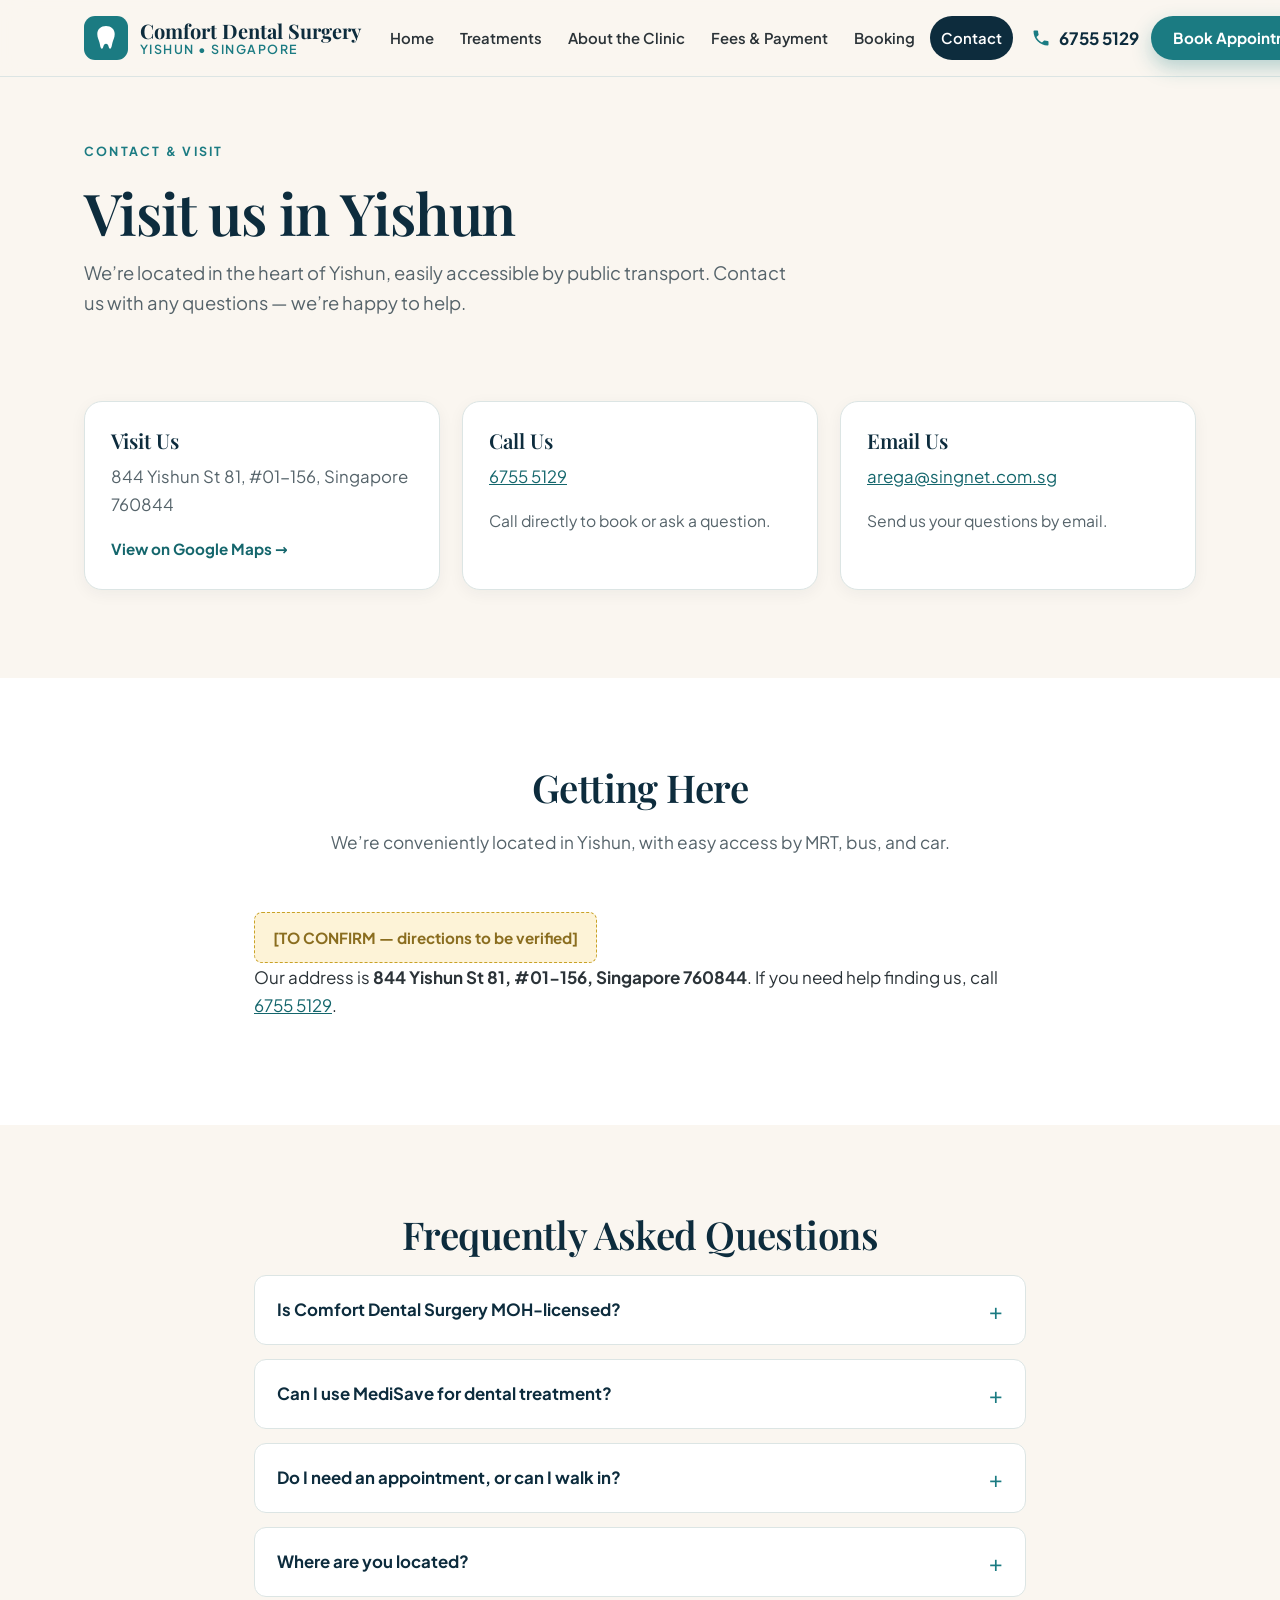
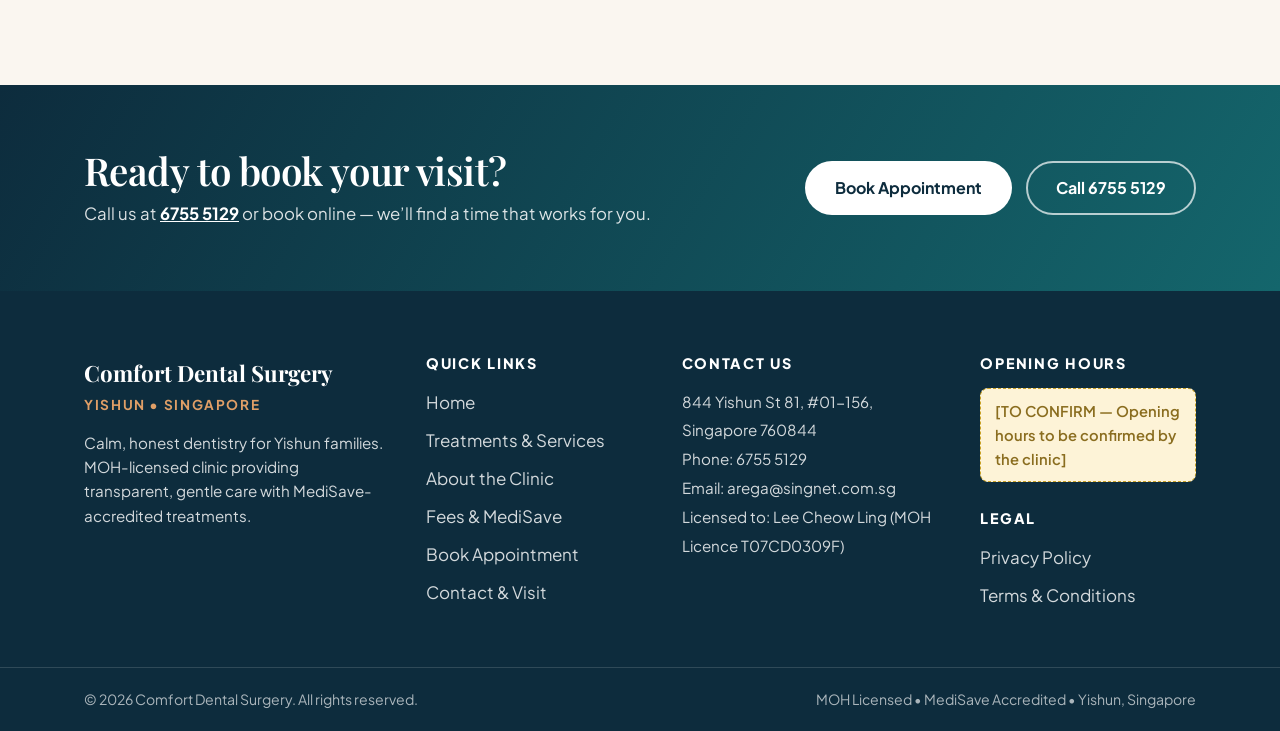
<file: contact/index.html>
<!DOCTYPE html>
<html lang="en-SG">
<head>
<meta charset="utf-8">
<meta name="viewport" content="width=device-width, initial-scale=1">
<title>Contact & Visit | Comfort Dental Surgery — Yishun, Singapore</title>
<meta name="description" content="Visit Comfort Dental Surgery at 844 Yishun St 81, #01-156, Singapore 760844. Phone 6755 5129, email arega@singnet.com.sg.">
<meta property="og:title" content="Contact & Visit | Comfort Dental Surgery">
<meta property="og:description" content="Visit Comfort Dental Surgery at 844 Yishun St 81, #01-156, Singapore 760844. Phone 6755 5129, email arega@singnet.com.sg.">
<meta property="og:type" content="website">
<link rel="icon" href="../assets/img/favicon.svg" type="image/svg+xml">
<link rel="stylesheet" href="../assets/css/main.css">

</head>
<body>
<a class="skip-link" href="#main">Skip to main content</a>
<header class="site-header">
  <div class="wrap header-inner">
    <a class="brand" href="../" aria-label="Comfort Dental Surgery — home">
      <svg class="logo-mark" viewBox="0 0 48 48" aria-hidden="true"><rect width="48" height="48" rx="12" fill="#1B7B82"/><path d="M24 11c-5.5 0-9.5 3.4-9.5 8.6 0 3.9 1.6 6.2 2.4 9.4.7 2.8 1 6.6 2.6 6.6 1.9 0 1.2-5.4 4.5-5.4s2.6 5.4 4.5 5.4c1.6 0 1.9-3.8 2.6-6.6.8-3.2 2.4-5.5 2.4-9.4C33.5 14.4 29.5 11 24 11z" fill="#fff"/></svg>
      <span class="brand-text"><span class="brand-name">Comfort Dental Surgery</span><span class="brand-loc">Yishun &bull; Singapore</span></span>
    </a>
    <nav class="site-nav" aria-label="Primary">
      <button class="nav-toggle" type="button" aria-expanded="false" aria-controls="nav-list" aria-label="Open menu">
        <span></span><span></span><span></span>
      </button>
      <ul id="nav-list" class="nav-list"><li><a href="../" class="nav-link">Home</a></li><li><a href="../treatments/" class="nav-link">Treatments</a></li><li><a href="../about/" class="nav-link">About the Clinic</a></li><li><a href="../fees/" class="nav-link">Fees & Payment</a></li><li><a href="../booking/" class="nav-link">Booking</a></li><li><a href="../contact/" class="nav-link active">Contact</a></li></ul>
    </nav>
    <div class="header-actions">
      <a class="header-phone" href="tel:+6567555129"><svg viewBox="0 0 24 24" aria-hidden="true"><path d="M6.6 10.8c1.4 2.8 3.8 5.1 6.6 6.6l2.2-2.2c.3-.3.7-.4 1-.2 1.1.4 2.3.6 3.6.6.6 0 1 .4 1 1V20c0 .6-.4 1-1 1C10.6 21 3 13.4 3 4c0-.6.4-1 1-1h3.5c.6 0 1 .4 1 1 0 1.2.2 2.4.6 3.6.1.3 0 .7-.2 1l-2.3 2.2z" fill="currentColor"/></svg><span>6755 5129</span></a>
      <a class="header-call" href="tel:+6567555129" aria-label="Call Comfort Dental Surgery on 6755 5129"><svg viewBox="0 0 24 24" aria-hidden="true"><path d="M6.6 10.8c1.4 2.8 3.8 5.1 6.6 6.6l2.2-2.2c.3-.3.7-.4 1-.2 1.1.4 2.3.6 3.6.6.6 0 1 .4 1 1V20c0 .6-.4 1-1 1C10.6 21 3 13.4 3 4c0-.6.4-1 1-1h3.5c.6 0 1 .4 1 1 0 1.2.2 2.4.6 3.6.1.3 0 .7-.2 1l-2.3 2.2z" fill="currentColor"/></svg></a>
      <a class="btn btn-primary btn-sm" href="../booking/">Book Appointment</a>
    </div>
  </div>
</header>
<main id="main">
<section class="page-hero">
  <div class="wrap">
    <p class="eyebrow eyebrow-teal">Contact &amp; Visit</p>
    <h1>Visit us in Yishun</h1>
    <p class="page-hero-sub">We&rsquo;re located in the heart of Yishun, easily accessible by public transport. Contact us with any questions &mdash; we&rsquo;re happy to help.</p>
  </div>
</section>
<section class="section section-tight" aria-label="Contact details">
  <div class="wrap">
    <div class="card-grid three-col contact-cards">
      <article class="card reveal"><h3>Visit Us</h3><p>844 Yishun St 81, #01-156, Singapore 760844</p><a class="card-link" href="https://www.google.com/maps/search/?api=1&query=844+Yishun+St+81+Singapore+760844" target="_blank" rel="noopener">View on Google Maps &rarr;</a></article>
      <article class="card reveal"><h3>Call Us</h3><p><a href="tel:+6567555129">6755 5129</a></p><p class="card-note">Call directly to book or ask a question.</p></article>
      <article class="card reveal"><h3>Email Us</h3><p><a href="mailto:arega@singnet.com.sg">arega@singnet.com.sg</a></p><p class="card-note">Send us your questions by email.</p></article>
    </div>
  </div>
</section>
<section class="section section-tint" aria-labelledby="directions-h">
  <div class="wrap narrow">
    <h2 id="directions-h" class="section-h reveal">Getting Here</h2>
    <p class="section-sub reveal">We&rsquo;re conveniently located in Yishun, with easy access by MRT, bus, and car.</p>
    <p class="to-confirm-box reveal">[TO CONFIRM &mdash; directions to be verified]</p>
    <p class="reveal">Our address is <strong>844 Yishun St 81, #01-156, Singapore 760844</strong>. If you need help finding us, call <a href="tel:+6567555129">6755 5129</a>.</p>
  </div>
</section>
<section class="section" aria-labelledby="faq-h">
  <div class="wrap narrow">
    <h2 id="faq-h" class="section-h reveal">Frequently Asked Questions</h2>
    <div class="faq-list"><div class="faq-item reveal">
        <h3><button type="button" class="faq-q" aria-expanded="false">Is Comfort Dental Surgery MOH-licensed?<span class="faq-icon" aria-hidden="true">+</span></button></h3>
        <div class="faq-a" hidden><p>Yes, the clinic is licensed to Lee Cheow Ling under MOH licence T07CD0309F.</p></div>
      </div><div class="faq-item reveal">
        <h3><button type="button" class="faq-q" aria-expanded="false">Can I use MediSave for dental treatment?<span class="faq-icon" aria-hidden="true">+</span></button></h3>
        <div class="faq-a" hidden><p>Yes, we’re MediSave-accredited. Eligible surgical procedures can be claimed — eligibility is confirmed during your consultation, per MOH guidelines.</p></div>
      </div><div class="faq-item reveal">
        <h3><button type="button" class="faq-q" aria-expanded="false">Do I need an appointment, or can I walk in?<span class="faq-icon" aria-hidden="true">+</span></button></h3>
        <div class="faq-a" hidden><p>We recommend booking an appointment to ensure we can see you promptly, but you’re welcome to call us at 6755 5129 to check availability.</p></div>
      </div><div class="faq-item reveal">
        <h3><button type="button" class="faq-q" aria-expanded="false">Where are you located?<span class="faq-icon" aria-hidden="true">+</span></button></h3>
        <div class="faq-a" hidden><p>We’re at 844 Yishun St 81, #01-156, Singapore 760844, in Yishun.</p></div>
      </div></div>
  </div>
</section>
<section class="cta-band" aria-labelledby="cta-h">
  <div class="wrap cta-band-inner reveal">
    <div>
      <h2 id="cta-h">Ready to book your visit?</h2>
      <p>Call us at <a href="tel:+6567555129">6755 5129</a> or book online &mdash; we&rsquo;ll find a time that works for you.</p>
    </div>
    <div class="cta-band-actions">
      <a class="btn btn-light" href="../booking/">Book Appointment</a>
      <a class="btn btn-outline-light" href="tel:+6567555129">Call 6755 5129</a>
    </div>
  </div>
</section>
</main>
<footer class="site-footer">
  <div class="wrap footer-grid">
    <div class="footer-brand">
      <p class="footer-name">Comfort Dental Surgery</p>
      <p class="footer-loc">Yishun &bull; Singapore</p>
      <p class="footer-tag">Calm, honest dentistry for Yishun families. MOH-licensed clinic providing transparent, gentle care with MediSave-accredited treatments.</p>
    </div>
    <nav class="footer-col" aria-label="Quick links">
      <h3>Quick Links</h3>
      <ul>
        <li><a href="../">Home</a></li>
        <li><a href="../treatments/">Treatments &amp; Services</a></li>
        <li><a href="../about/">About the Clinic</a></li>
        <li><a href="../fees/">Fees &amp; MediSave</a></li>
        <li><a href="../booking/">Book Appointment</a></li>
        <li><a href="../contact/">Contact &amp; Visit</a></li>
      </ul>
    </nav>
    <div class="footer-col">
      <h3>Contact Us</h3>
      <address>
        844 Yishun St 81, #01-156, Singapore 760844<br>
        Phone: <a href="tel:+6567555129">6755 5129</a><br>
        Email: <a href="mailto:arega@singnet.com.sg">arega@singnet.com.sg</a><br>
        Licensed to: Lee Cheow Ling (MOH Licence T07CD0309F)
      </address>
    </div>
    <div class="footer-col">
      <h3>Opening Hours</h3>
      <p class="to-confirm">[TO CONFIRM &mdash; Opening hours to be confirmed by the clinic]</p>
      <h3 class="footer-legal-h">Legal</h3>
      <ul>
        <li><a href="../privacy/">Privacy Policy</a></li>
        <li><a href="../terms/">Terms &amp; Conditions</a></li>
      </ul>
    </div>
  </div>
  <div class="footer-bar">
    <div class="wrap footer-bar-inner">
      <p>&copy; 2026 Comfort Dental Surgery. All rights reserved.</p>
      <p>MOH Licensed &bull; MediSave Accredited &bull; Yishun, Singapore</p>
    </div>
  </div>
</footer>
<script src="../assets/js/main.js" defer></script>

</body>
</html>
</file>
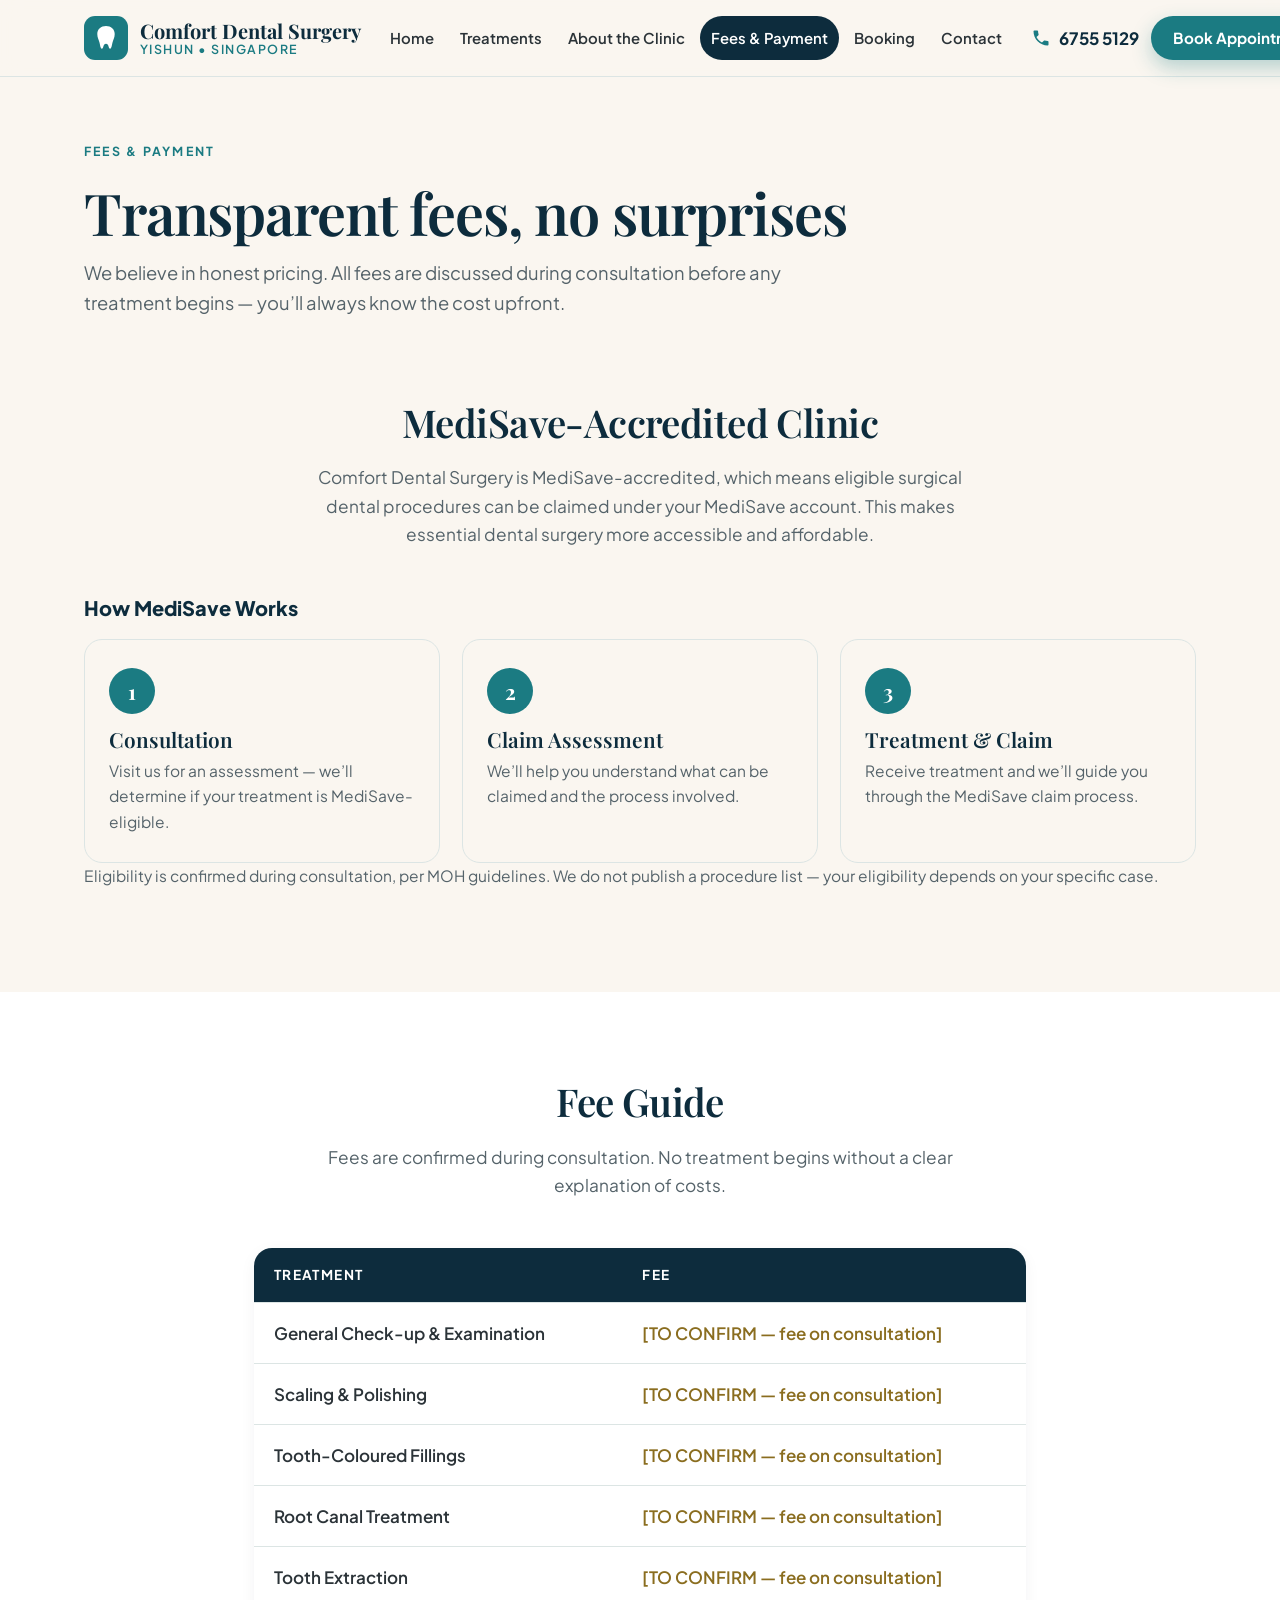
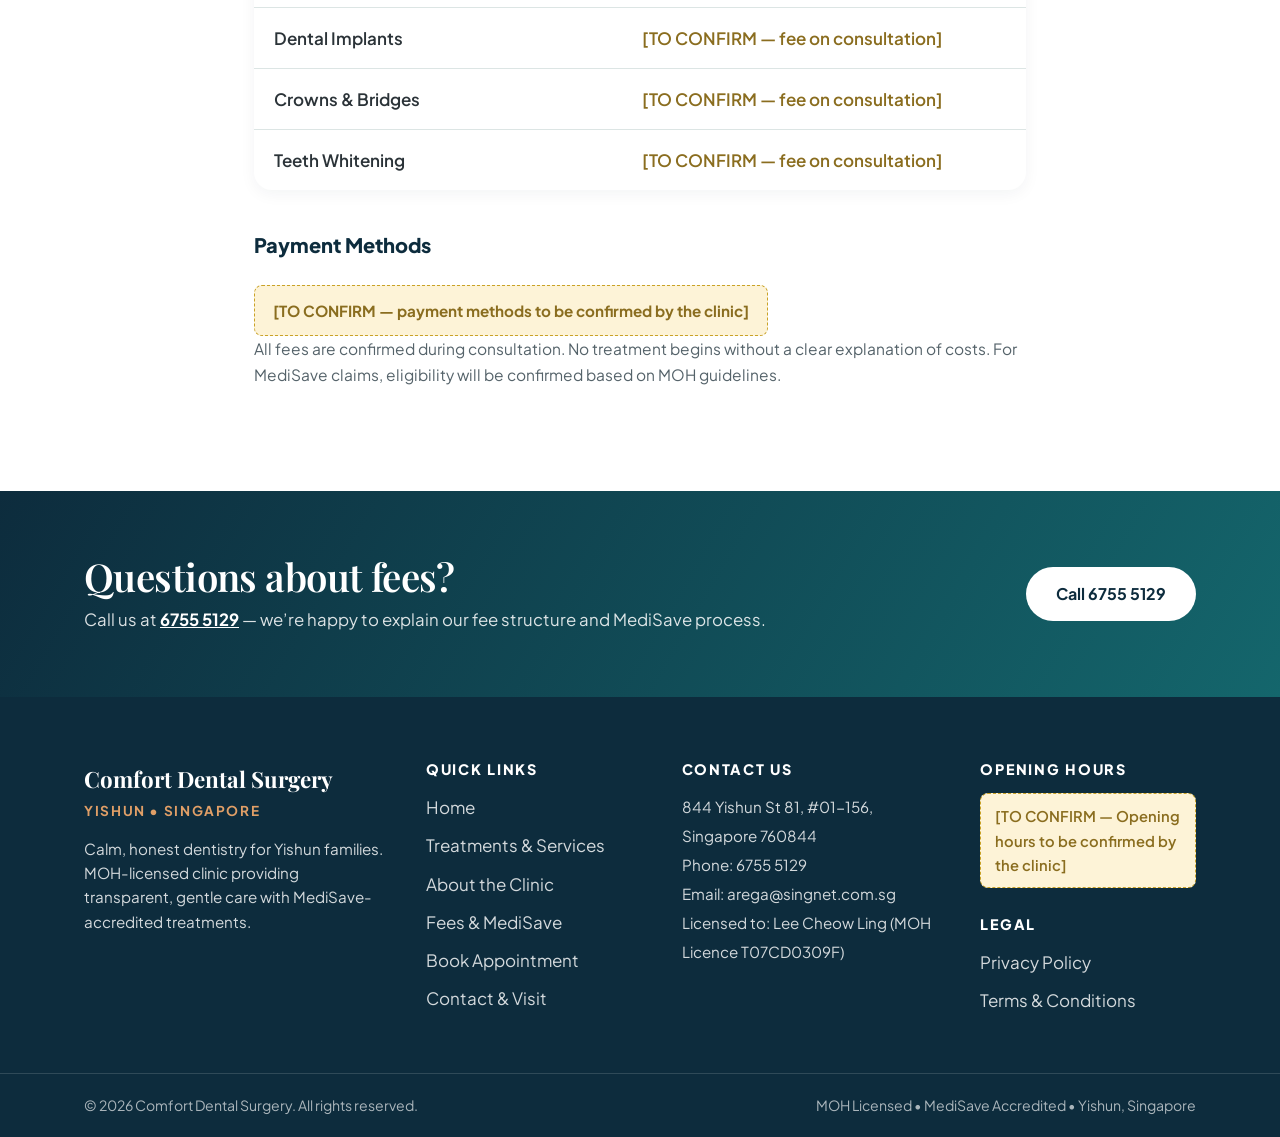
<file: fees/index.html>
<!DOCTYPE html>
<html lang="en-SG">
<head>
<meta charset="utf-8">
<meta name="viewport" content="width=device-width, initial-scale=1">
<title>Fees / MediSave & Payment | Comfort Dental Surgery — Yishun, Singapore</title>
<meta name="description" content="Transparent dental fees at Comfort Dental Surgery, Yishun. MediSave-accredited clinic — eligibility confirmed during consultation.">
<meta property="og:title" content="Fees / MediSave & Payment | Comfort Dental Surgery">
<meta property="og:description" content="Transparent dental fees at Comfort Dental Surgery, Yishun. MediSave-accredited clinic — eligibility confirmed during consultation.">
<meta property="og:type" content="website">
<link rel="icon" href="../assets/img/favicon.svg" type="image/svg+xml">
<link rel="stylesheet" href="../assets/css/main.css">

</head>
<body>
<a class="skip-link" href="#main">Skip to main content</a>
<header class="site-header">
  <div class="wrap header-inner">
    <a class="brand" href="../" aria-label="Comfort Dental Surgery — home">
      <svg class="logo-mark" viewBox="0 0 48 48" aria-hidden="true"><rect width="48" height="48" rx="12" fill="#1B7B82"/><path d="M24 11c-5.5 0-9.5 3.4-9.5 8.6 0 3.9 1.6 6.2 2.4 9.4.7 2.8 1 6.6 2.6 6.6 1.9 0 1.2-5.4 4.5-5.4s2.6 5.4 4.5 5.4c1.6 0 1.9-3.8 2.6-6.6.8-3.2 2.4-5.5 2.4-9.4C33.5 14.4 29.5 11 24 11z" fill="#fff"/></svg>
      <span class="brand-text"><span class="brand-name">Comfort Dental Surgery</span><span class="brand-loc">Yishun &bull; Singapore</span></span>
    </a>
    <nav class="site-nav" aria-label="Primary">
      <button class="nav-toggle" type="button" aria-expanded="false" aria-controls="nav-list" aria-label="Open menu">
        <span></span><span></span><span></span>
      </button>
      <ul id="nav-list" class="nav-list"><li><a href="../" class="nav-link">Home</a></li><li><a href="../treatments/" class="nav-link">Treatments</a></li><li><a href="../about/" class="nav-link">About the Clinic</a></li><li><a href="../fees/" class="nav-link active">Fees & Payment</a></li><li><a href="../booking/" class="nav-link">Booking</a></li><li><a href="../contact/" class="nav-link">Contact</a></li></ul>
    </nav>
    <div class="header-actions">
      <a class="header-phone" href="tel:+6567555129"><svg viewBox="0 0 24 24" aria-hidden="true"><path d="M6.6 10.8c1.4 2.8 3.8 5.1 6.6 6.6l2.2-2.2c.3-.3.7-.4 1-.2 1.1.4 2.3.6 3.6.6.6 0 1 .4 1 1V20c0 .6-.4 1-1 1C10.6 21 3 13.4 3 4c0-.6.4-1 1-1h3.5c.6 0 1 .4 1 1 0 1.2.2 2.4.6 3.6.1.3 0 .7-.2 1l-2.3 2.2z" fill="currentColor"/></svg><span>6755 5129</span></a>
      <a class="header-call" href="tel:+6567555129" aria-label="Call Comfort Dental Surgery on 6755 5129"><svg viewBox="0 0 24 24" aria-hidden="true"><path d="M6.6 10.8c1.4 2.8 3.8 5.1 6.6 6.6l2.2-2.2c.3-.3.7-.4 1-.2 1.1.4 2.3.6 3.6.6.6 0 1 .4 1 1V20c0 .6-.4 1-1 1C10.6 21 3 13.4 3 4c0-.6.4-1 1-1h3.5c.6 0 1 .4 1 1 0 1.2.2 2.4.6 3.6.1.3 0 .7-.2 1l-2.3 2.2z" fill="currentColor"/></svg></a>
      <a class="btn btn-primary btn-sm" href="../booking/">Book Appointment</a>
    </div>
  </div>
</header>
<main id="main">
<section class="page-hero">
  <div class="wrap">
    <p class="eyebrow eyebrow-teal">Fees &amp; Payment</p>
    <h1>Transparent fees, no surprises</h1>
    <p class="page-hero-sub">We believe in honest pricing. All fees are discussed during consultation before any treatment begins &mdash; you&rsquo;ll always know the cost upfront.</p>
  </div>
</section>
<section class="section section-tight" aria-labelledby="medisave-h">
  <div class="wrap">
    <h2 id="medisave-h" class="section-h reveal">MediSave-Accredited Clinic</h2>
    <p class="section-sub reveal">Comfort Dental Surgery is MediSave-accredited, which means eligible surgical dental procedures can be claimed under your MediSave account. This makes essential dental surgery more accessible and affordable.</p>
    <h3 class="sub-h reveal">How MediSave Works</h3>
    <ol class="journey three-steps">
      <li class="reveal"><span class="journey-num">1</span><h3>Consultation</h3><p>Visit us for an assessment &mdash; we&rsquo;ll determine if your treatment is MediSave-eligible.</p></li>
      <li class="reveal"><span class="journey-num">2</span><h3>Claim Assessment</h3><p>We&rsquo;ll help you understand what can be claimed and the process involved.</p></li>
      <li class="reveal"><span class="journey-num">3</span><h3>Treatment &amp; Claim</h3><p>Receive treatment and we&rsquo;ll guide you through the MediSave claim process.</p></li>
    </ol>
    <p class="note-line reveal">Eligibility is confirmed during consultation, per MOH guidelines. We do not publish a procedure list &mdash; your eligibility depends on your specific case.</p>
  </div>
</section>
<section class="section section-tint" aria-labelledby="fees-h">
  <div class="wrap narrow">
    <h2 id="fees-h" class="section-h reveal">Fee Guide</h2>
    <p class="section-sub reveal">Fees are confirmed during consultation. No treatment begins without a clear explanation of costs.</p>
    <table class="fee-table reveal">
      <caption class="sr-only">Treatment fees &mdash; all to be confirmed during consultation</caption>
      <thead><tr><th scope="col">Treatment</th><th scope="col">Fee</th></tr></thead>
      <tbody><tr><th scope="row">General Check-up & Examination</th><td>[TO CONFIRM &mdash; fee on consultation]</td></tr><tr><th scope="row">Scaling & Polishing</th><td>[TO CONFIRM &mdash; fee on consultation]</td></tr><tr><th scope="row">Tooth-Coloured Fillings</th><td>[TO CONFIRM &mdash; fee on consultation]</td></tr><tr><th scope="row">Root Canal Treatment</th><td>[TO CONFIRM &mdash; fee on consultation]</td></tr><tr><th scope="row">Tooth Extraction</th><td>[TO CONFIRM &mdash; fee on consultation]</td></tr><tr><th scope="row">Dental Implants</th><td>[TO CONFIRM &mdash; fee on consultation]</td></tr><tr><th scope="row">Crowns & Bridges</th><td>[TO CONFIRM &mdash; fee on consultation]</td></tr><tr><th scope="row">Teeth Whitening</th><td>[TO CONFIRM &mdash; fee on consultation]</td></tr></tbody>
    </table>
    <h3 class="sub-h reveal">Payment Methods</h3>
    <p class="to-confirm-box reveal">[TO CONFIRM &mdash; payment methods to be confirmed by the clinic]</p>
    <p class="note-line reveal">All fees are confirmed during consultation. No treatment begins without a clear explanation of costs. For MediSave claims, eligibility will be confirmed based on MOH guidelines.</p>
  </div>
</section>
<section class="cta-band" aria-labelledby="cta-h">
  <div class="wrap cta-band-inner reveal">
    <div>
      <h2 id="cta-h">Questions about fees?</h2>
      <p>Call us at <a href="tel:+6567555129">6755 5129</a> &mdash; we&rsquo;re happy to explain our fee structure and MediSave process.</p>
    </div>
    <div class="cta-band-actions"><a class="btn btn-light" href="tel:+6567555129">Call 6755 5129</a></div>
  </div>
</section>
</main>
<footer class="site-footer">
  <div class="wrap footer-grid">
    <div class="footer-brand">
      <p class="footer-name">Comfort Dental Surgery</p>
      <p class="footer-loc">Yishun &bull; Singapore</p>
      <p class="footer-tag">Calm, honest dentistry for Yishun families. MOH-licensed clinic providing transparent, gentle care with MediSave-accredited treatments.</p>
    </div>
    <nav class="footer-col" aria-label="Quick links">
      <h3>Quick Links</h3>
      <ul>
        <li><a href="../">Home</a></li>
        <li><a href="../treatments/">Treatments &amp; Services</a></li>
        <li><a href="../about/">About the Clinic</a></li>
        <li><a href="../fees/">Fees &amp; MediSave</a></li>
        <li><a href="../booking/">Book Appointment</a></li>
        <li><a href="../contact/">Contact &amp; Visit</a></li>
      </ul>
    </nav>
    <div class="footer-col">
      <h3>Contact Us</h3>
      <address>
        844 Yishun St 81, #01-156, Singapore 760844<br>
        Phone: <a href="tel:+6567555129">6755 5129</a><br>
        Email: <a href="mailto:arega@singnet.com.sg">arega@singnet.com.sg</a><br>
        Licensed to: Lee Cheow Ling (MOH Licence T07CD0309F)
      </address>
    </div>
    <div class="footer-col">
      <h3>Opening Hours</h3>
      <p class="to-confirm">[TO CONFIRM &mdash; Opening hours to be confirmed by the clinic]</p>
      <h3 class="footer-legal-h">Legal</h3>
      <ul>
        <li><a href="../privacy/">Privacy Policy</a></li>
        <li><a href="../terms/">Terms &amp; Conditions</a></li>
      </ul>
    </div>
  </div>
  <div class="footer-bar">
    <div class="wrap footer-bar-inner">
      <p>&copy; 2026 Comfort Dental Surgery. All rights reserved.</p>
      <p>MOH Licensed &bull; MediSave Accredited &bull; Yishun, Singapore</p>
    </div>
  </div>
</footer>
<script src="../assets/js/main.js" defer></script>

</body>
</html>
</file>
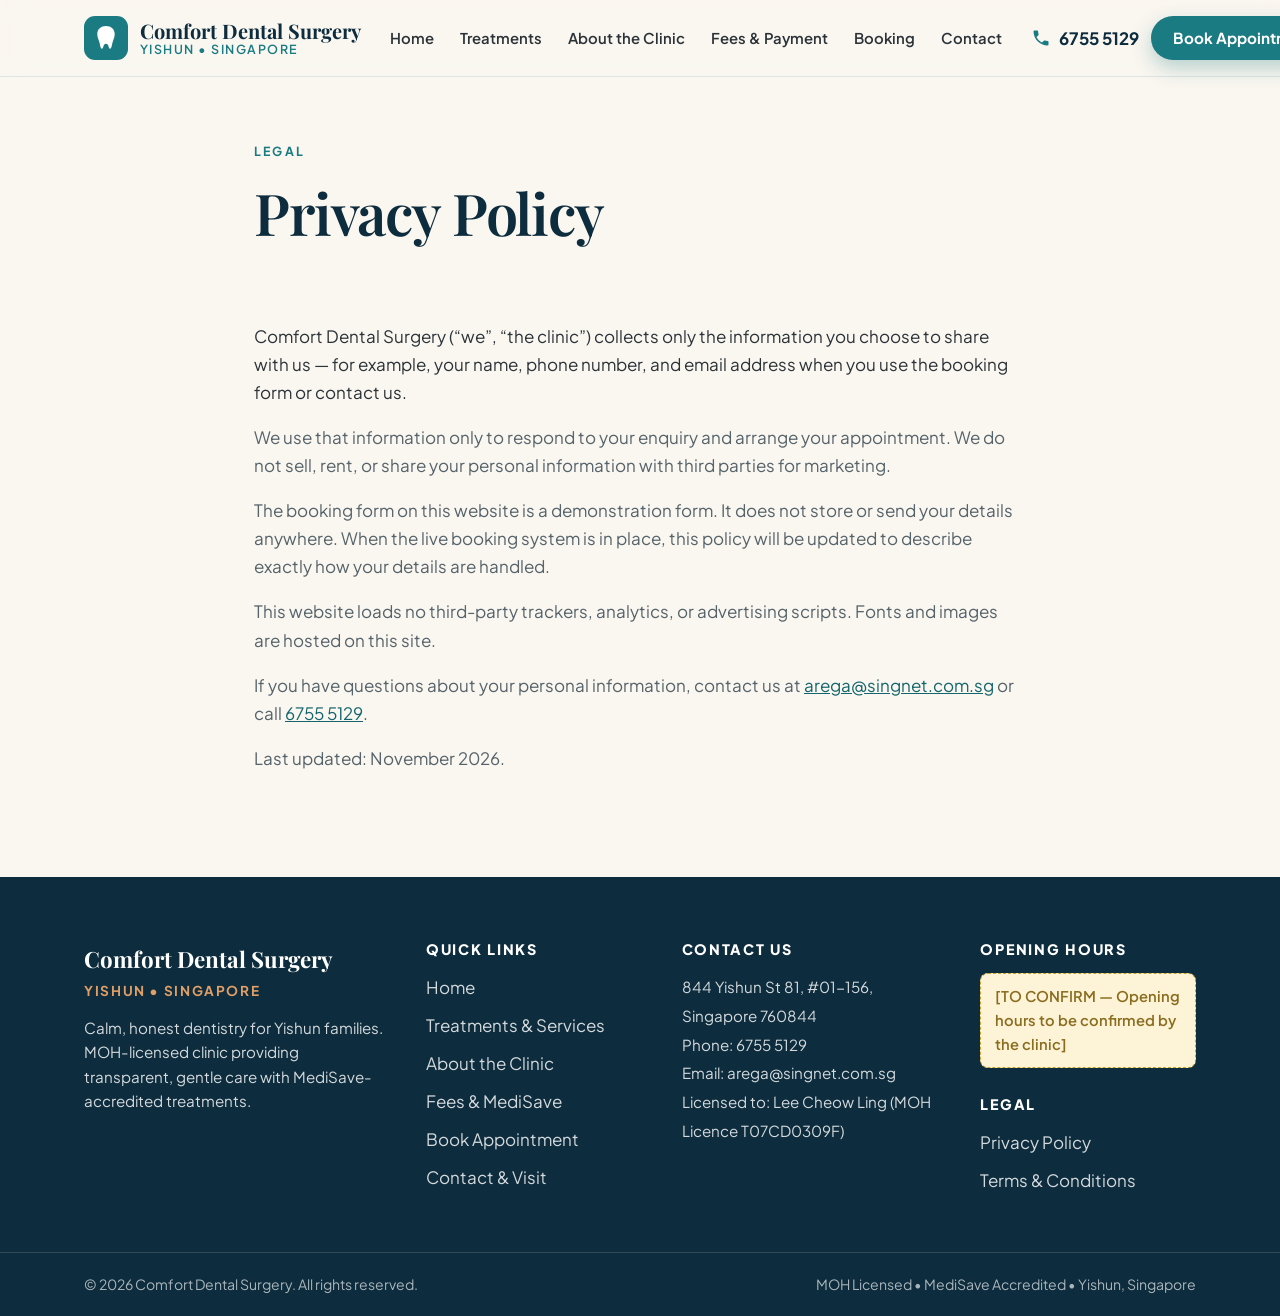
<file: privacy/index.html>
<!DOCTYPE html>
<html lang="en-SG">
<head>
<meta charset="utf-8">
<meta name="viewport" content="width=device-width, initial-scale=1">
<title>Privacy Policy | Comfort Dental Surgery — Yishun, Singapore</title>
<meta name="description" content="How Comfort Dental Surgery handles the personal information you share with us.">
<meta property="og:title" content="Privacy Policy | Comfort Dental Surgery">
<meta property="og:description" content="How Comfort Dental Surgery handles the personal information you share with us.">
<meta property="og:type" content="website">
<link rel="icon" href="../assets/img/favicon.svg" type="image/svg+xml">
<link rel="stylesheet" href="../assets/css/main.css">

</head>
<body>
<a class="skip-link" href="#main">Skip to main content</a>
<header class="site-header">
  <div class="wrap header-inner">
    <a class="brand" href="../" aria-label="Comfort Dental Surgery — home">
      <svg class="logo-mark" viewBox="0 0 48 48" aria-hidden="true"><rect width="48" height="48" rx="12" fill="#1B7B82"/><path d="M24 11c-5.5 0-9.5 3.4-9.5 8.6 0 3.9 1.6 6.2 2.4 9.4.7 2.8 1 6.6 2.6 6.6 1.9 0 1.2-5.4 4.5-5.4s2.6 5.4 4.5 5.4c1.6 0 1.9-3.8 2.6-6.6.8-3.2 2.4-5.5 2.4-9.4C33.5 14.4 29.5 11 24 11z" fill="#fff"/></svg>
      <span class="brand-text"><span class="brand-name">Comfort Dental Surgery</span><span class="brand-loc">Yishun &bull; Singapore</span></span>
    </a>
    <nav class="site-nav" aria-label="Primary">
      <button class="nav-toggle" type="button" aria-expanded="false" aria-controls="nav-list" aria-label="Open menu">
        <span></span><span></span><span></span>
      </button>
      <ul id="nav-list" class="nav-list"><li><a href="../" class="nav-link">Home</a></li><li><a href="../treatments/" class="nav-link">Treatments</a></li><li><a href="../about/" class="nav-link">About the Clinic</a></li><li><a href="../fees/" class="nav-link">Fees & Payment</a></li><li><a href="../booking/" class="nav-link">Booking</a></li><li><a href="../contact/" class="nav-link">Contact</a></li></ul>
    </nav>
    <div class="header-actions">
      <a class="header-phone" href="tel:+6567555129"><svg viewBox="0 0 24 24" aria-hidden="true"><path d="M6.6 10.8c1.4 2.8 3.8 5.1 6.6 6.6l2.2-2.2c.3-.3.7-.4 1-.2 1.1.4 2.3.6 3.6.6.6 0 1 .4 1 1V20c0 .6-.4 1-1 1C10.6 21 3 13.4 3 4c0-.6.4-1 1-1h3.5c.6 0 1 .4 1 1 0 1.2.2 2.4.6 3.6.1.3 0 .7-.2 1l-2.3 2.2z" fill="currentColor"/></svg><span>6755 5129</span></a>
      <a class="header-call" href="tel:+6567555129" aria-label="Call Comfort Dental Surgery on 6755 5129"><svg viewBox="0 0 24 24" aria-hidden="true"><path d="M6.6 10.8c1.4 2.8 3.8 5.1 6.6 6.6l2.2-2.2c.3-.3.7-.4 1-.2 1.1.4 2.3.6 3.6.6.6 0 1 .4 1 1V20c0 .6-.4 1-1 1C10.6 21 3 13.4 3 4c0-.6.4-1 1-1h3.5c.6 0 1 .4 1 1 0 1.2.2 2.4.6 3.6.1.3 0 .7-.2 1l-2.3 2.2z" fill="currentColor"/></svg></a>
      <a class="btn btn-primary btn-sm" href="../booking/">Book Appointment</a>
    </div>
  </div>
</header>
<main id="main">
<section class="page-hero">
  <div class="wrap narrow">
    <p class="eyebrow eyebrow-teal">Legal</p>
    <h1>Privacy Policy</h1>
  </div>
</section>
<section class="section section-tight"><div class="wrap narrow legal"><p>Comfort Dental Surgery (&ldquo;we&rdquo;, &ldquo;the clinic&rdquo;) collects only the information you choose to share with us &mdash; for example, your name, phone number, and email address when you use the booking form or contact us.</p><p>We use that information only to respond to your enquiry and arrange your appointment. We do not sell, rent, or share your personal information with third parties for marketing.</p><p>The booking form on this website is a demonstration form. It does not store or send your details anywhere. When the live booking system is in place, this policy will be updated to describe exactly how your details are handled.</p><p>This website loads no third-party trackers, analytics, or advertising scripts. Fonts and images are hosted on this site.</p><p>If you have questions about your personal information, contact us at <a href="mailto:arega@singnet.com.sg">arega@singnet.com.sg</a> or call <a href="tel:+6567555129">6755 5129</a>.</p><p>Last updated: November 2026.</p></div></section>
</main>
<footer class="site-footer">
  <div class="wrap footer-grid">
    <div class="footer-brand">
      <p class="footer-name">Comfort Dental Surgery</p>
      <p class="footer-loc">Yishun &bull; Singapore</p>
      <p class="footer-tag">Calm, honest dentistry for Yishun families. MOH-licensed clinic providing transparent, gentle care with MediSave-accredited treatments.</p>
    </div>
    <nav class="footer-col" aria-label="Quick links">
      <h3>Quick Links</h3>
      <ul>
        <li><a href="../">Home</a></li>
        <li><a href="../treatments/">Treatments &amp; Services</a></li>
        <li><a href="../about/">About the Clinic</a></li>
        <li><a href="../fees/">Fees &amp; MediSave</a></li>
        <li><a href="../booking/">Book Appointment</a></li>
        <li><a href="../contact/">Contact &amp; Visit</a></li>
      </ul>
    </nav>
    <div class="footer-col">
      <h3>Contact Us</h3>
      <address>
        844 Yishun St 81, #01-156, Singapore 760844<br>
        Phone: <a href="tel:+6567555129">6755 5129</a><br>
        Email: <a href="mailto:arega@singnet.com.sg">arega@singnet.com.sg</a><br>
        Licensed to: Lee Cheow Ling (MOH Licence T07CD0309F)
      </address>
    </div>
    <div class="footer-col">
      <h3>Opening Hours</h3>
      <p class="to-confirm">[TO CONFIRM &mdash; Opening hours to be confirmed by the clinic]</p>
      <h3 class="footer-legal-h">Legal</h3>
      <ul>
        <li><a href="../privacy/">Privacy Policy</a></li>
        <li><a href="../terms/">Terms &amp; Conditions</a></li>
      </ul>
    </div>
  </div>
  <div class="footer-bar">
    <div class="wrap footer-bar-inner">
      <p>&copy; 2026 Comfort Dental Surgery. All rights reserved.</p>
      <p>MOH Licensed &bull; MediSave Accredited &bull; Yishun, Singapore</p>
    </div>
  </div>
</footer>
<script src="../assets/js/main.js" defer></script>

</body>
</html>
</file>
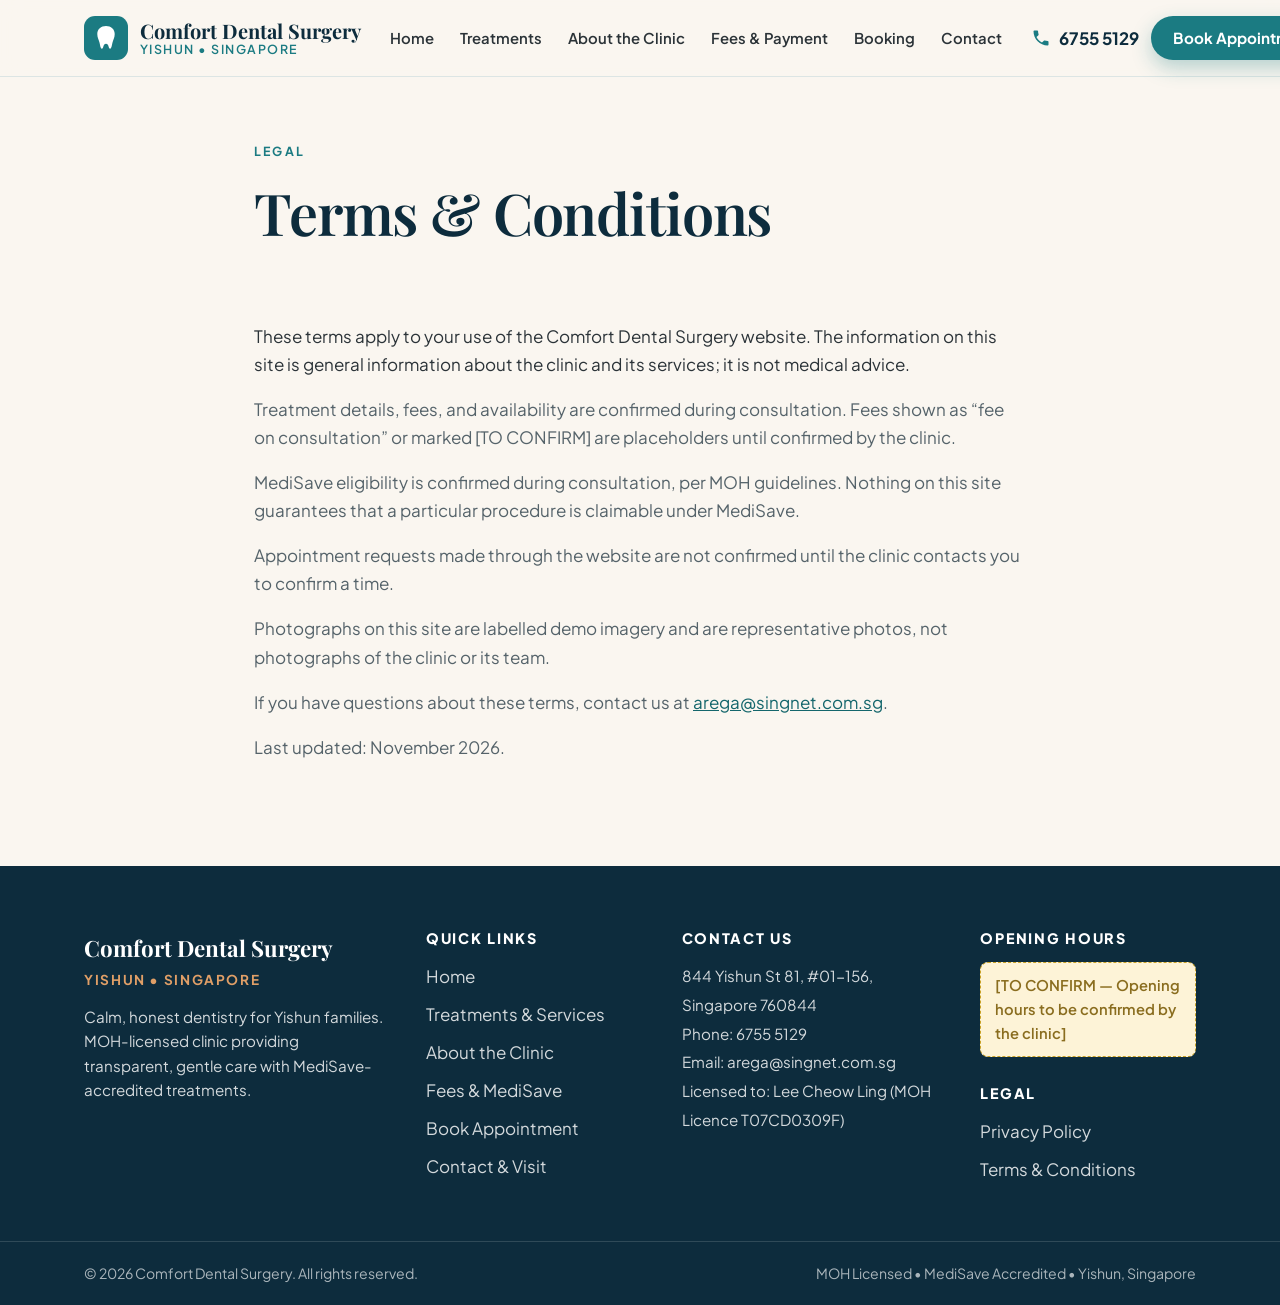
<file: terms/index.html>
<!DOCTYPE html>
<html lang="en-SG">
<head>
<meta charset="utf-8">
<meta name="viewport" content="width=device-width, initial-scale=1">
<title>Terms & Conditions | Comfort Dental Surgery — Yishun, Singapore</title>
<meta name="description" content="Terms of use for the Comfort Dental Surgery website.">
<meta property="og:title" content="Terms & Conditions | Comfort Dental Surgery">
<meta property="og:description" content="Terms of use for the Comfort Dental Surgery website.">
<meta property="og:type" content="website">
<link rel="icon" href="../assets/img/favicon.svg" type="image/svg+xml">
<link rel="stylesheet" href="../assets/css/main.css">

</head>
<body>
<a class="skip-link" href="#main">Skip to main content</a>
<header class="site-header">
  <div class="wrap header-inner">
    <a class="brand" href="../" aria-label="Comfort Dental Surgery — home">
      <svg class="logo-mark" viewBox="0 0 48 48" aria-hidden="true"><rect width="48" height="48" rx="12" fill="#1B7B82"/><path d="M24 11c-5.5 0-9.5 3.4-9.5 8.6 0 3.9 1.6 6.2 2.4 9.4.7 2.8 1 6.6 2.6 6.6 1.9 0 1.2-5.4 4.5-5.4s2.6 5.4 4.5 5.4c1.6 0 1.9-3.8 2.6-6.6.8-3.2 2.4-5.5 2.4-9.4C33.5 14.4 29.5 11 24 11z" fill="#fff"/></svg>
      <span class="brand-text"><span class="brand-name">Comfort Dental Surgery</span><span class="brand-loc">Yishun &bull; Singapore</span></span>
    </a>
    <nav class="site-nav" aria-label="Primary">
      <button class="nav-toggle" type="button" aria-expanded="false" aria-controls="nav-list" aria-label="Open menu">
        <span></span><span></span><span></span>
      </button>
      <ul id="nav-list" class="nav-list"><li><a href="../" class="nav-link">Home</a></li><li><a href="../treatments/" class="nav-link">Treatments</a></li><li><a href="../about/" class="nav-link">About the Clinic</a></li><li><a href="../fees/" class="nav-link">Fees & Payment</a></li><li><a href="../booking/" class="nav-link">Booking</a></li><li><a href="../contact/" class="nav-link">Contact</a></li></ul>
    </nav>
    <div class="header-actions">
      <a class="header-phone" href="tel:+6567555129"><svg viewBox="0 0 24 24" aria-hidden="true"><path d="M6.6 10.8c1.4 2.8 3.8 5.1 6.6 6.6l2.2-2.2c.3-.3.7-.4 1-.2 1.1.4 2.3.6 3.6.6.6 0 1 .4 1 1V20c0 .6-.4 1-1 1C10.6 21 3 13.4 3 4c0-.6.4-1 1-1h3.5c.6 0 1 .4 1 1 0 1.2.2 2.4.6 3.6.1.3 0 .7-.2 1l-2.3 2.2z" fill="currentColor"/></svg><span>6755 5129</span></a>
      <a class="header-call" href="tel:+6567555129" aria-label="Call Comfort Dental Surgery on 6755 5129"><svg viewBox="0 0 24 24" aria-hidden="true"><path d="M6.6 10.8c1.4 2.8 3.8 5.1 6.6 6.6l2.2-2.2c.3-.3.7-.4 1-.2 1.1.4 2.3.6 3.6.6.6 0 1 .4 1 1V20c0 .6-.4 1-1 1C10.6 21 3 13.4 3 4c0-.6.4-1 1-1h3.5c.6 0 1 .4 1 1 0 1.2.2 2.4.6 3.6.1.3 0 .7-.2 1l-2.3 2.2z" fill="currentColor"/></svg></a>
      <a class="btn btn-primary btn-sm" href="../booking/">Book Appointment</a>
    </div>
  </div>
</header>
<main id="main">
<section class="page-hero">
  <div class="wrap narrow">
    <p class="eyebrow eyebrow-teal">Legal</p>
    <h1>Terms & Conditions</h1>
  </div>
</section>
<section class="section section-tight"><div class="wrap narrow legal"><p>These terms apply to your use of the Comfort Dental Surgery website. The information on this site is general information about the clinic and its services; it is not medical advice.</p><p>Treatment details, fees, and availability are confirmed during consultation. Fees shown as &ldquo;fee on consultation&rdquo; or marked [TO CONFIRM] are placeholders until confirmed by the clinic.</p><p>MediSave eligibility is confirmed during consultation, per MOH guidelines. Nothing on this site guarantees that a particular procedure is claimable under MediSave.</p><p>Appointment requests made through the website are not confirmed until the clinic contacts you to confirm a time.</p><p>Photographs on this site are labelled demo imagery and are representative photos, not photographs of the clinic or its team.</p><p>If you have questions about these terms, contact us at <a href="mailto:arega@singnet.com.sg">arega@singnet.com.sg</a>.</p><p>Last updated: November 2026.</p></div></section>
</main>
<footer class="site-footer">
  <div class="wrap footer-grid">
    <div class="footer-brand">
      <p class="footer-name">Comfort Dental Surgery</p>
      <p class="footer-loc">Yishun &bull; Singapore</p>
      <p class="footer-tag">Calm, honest dentistry for Yishun families. MOH-licensed clinic providing transparent, gentle care with MediSave-accredited treatments.</p>
    </div>
    <nav class="footer-col" aria-label="Quick links">
      <h3>Quick Links</h3>
      <ul>
        <li><a href="../">Home</a></li>
        <li><a href="../treatments/">Treatments &amp; Services</a></li>
        <li><a href="../about/">About the Clinic</a></li>
        <li><a href="../fees/">Fees &amp; MediSave</a></li>
        <li><a href="../booking/">Book Appointment</a></li>
        <li><a href="../contact/">Contact &amp; Visit</a></li>
      </ul>
    </nav>
    <div class="footer-col">
      <h3>Contact Us</h3>
      <address>
        844 Yishun St 81, #01-156, Singapore 760844<br>
        Phone: <a href="tel:+6567555129">6755 5129</a><br>
        Email: <a href="mailto:arega@singnet.com.sg">arega@singnet.com.sg</a><br>
        Licensed to: Lee Cheow Ling (MOH Licence T07CD0309F)
      </address>
    </div>
    <div class="footer-col">
      <h3>Opening Hours</h3>
      <p class="to-confirm">[TO CONFIRM &mdash; Opening hours to be confirmed by the clinic]</p>
      <h3 class="footer-legal-h">Legal</h3>
      <ul>
        <li><a href="../privacy/">Privacy Policy</a></li>
        <li><a href="../terms/">Terms &amp; Conditions</a></li>
      </ul>
    </div>
  </div>
  <div class="footer-bar">
    <div class="wrap footer-bar-inner">
      <p>&copy; 2026 Comfort Dental Surgery. All rights reserved.</p>
      <p>MOH Licensed &bull; MediSave Accredited &bull; Yishun, Singapore</p>
    </div>
  </div>
</footer>
<script src="../assets/js/main.js" defer></script>

</body>
</html>
</file>
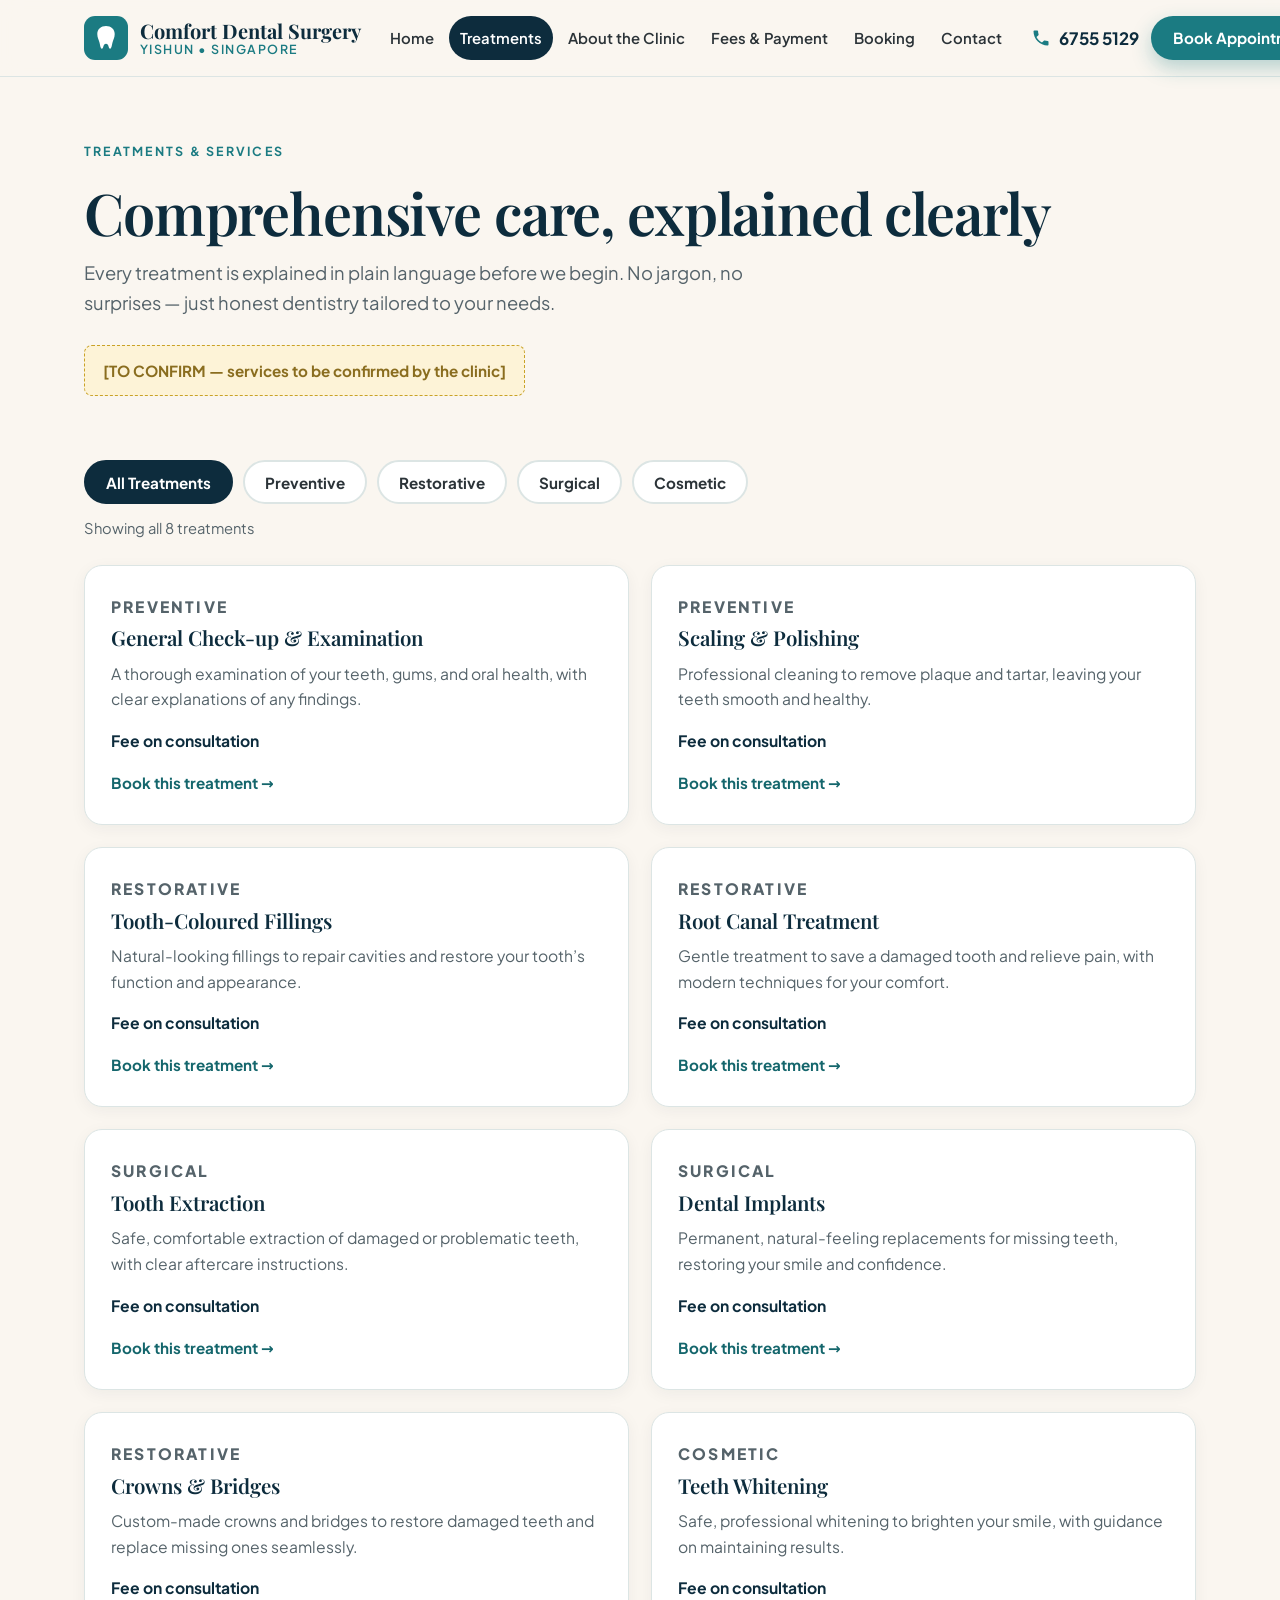
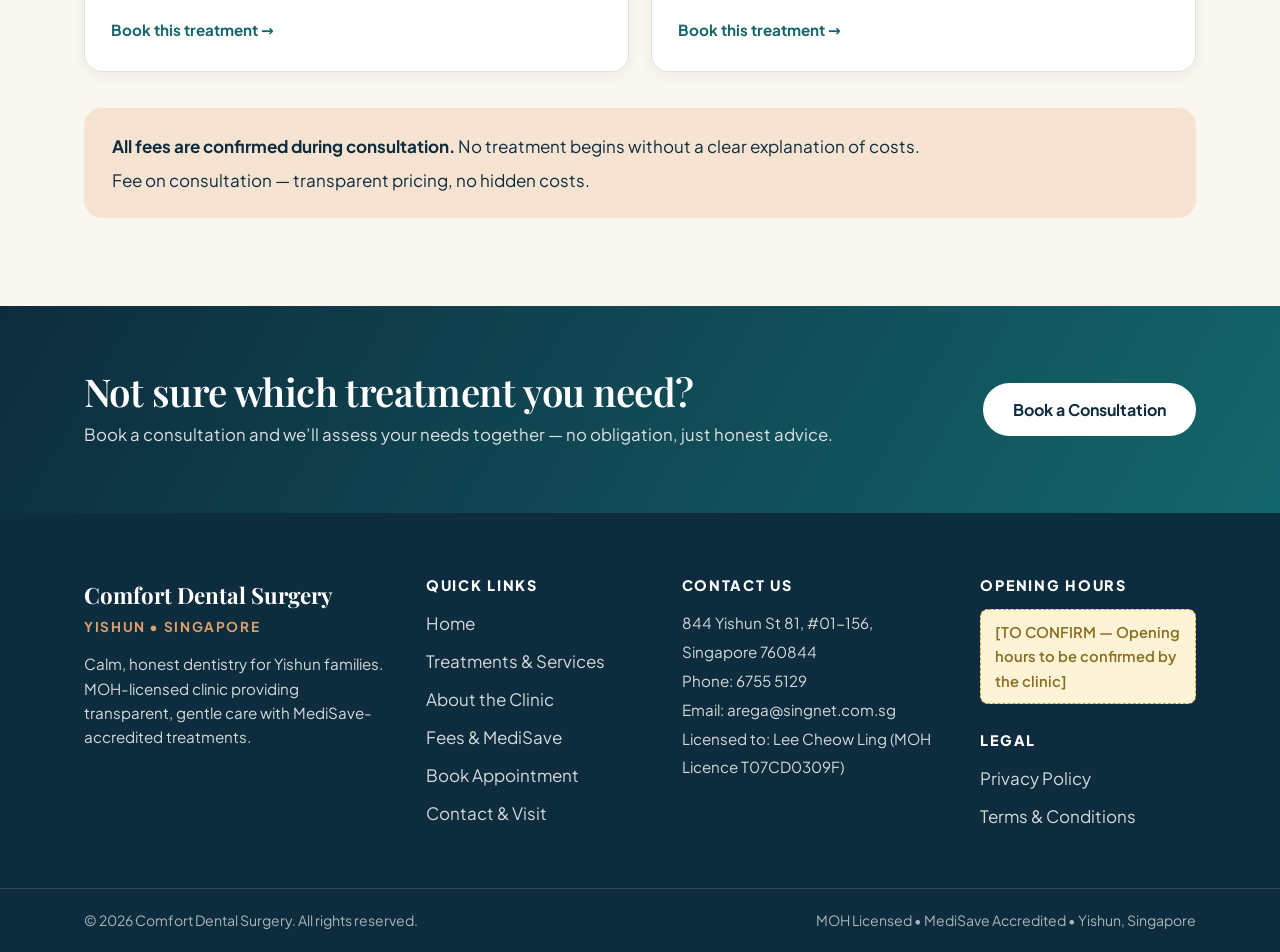
<file: treatments/index.html>
<!DOCTYPE html>
<html lang="en-SG">
<head>
<meta charset="utf-8">
<meta name="viewport" content="width=device-width, initial-scale=1">
<title>Treatments & Services | Comfort Dental Surgery — Yishun, Singapore</title>
<meta name="description" content="Dental treatments at Comfort Dental Surgery in Yishun, explained in plain language. Fees confirmed during consultation.">
<meta property="og:title" content="Treatments & Services | Comfort Dental Surgery">
<meta property="og:description" content="Dental treatments at Comfort Dental Surgery in Yishun, explained in plain language. Fees confirmed during consultation.">
<meta property="og:type" content="website">
<link rel="icon" href="../assets/img/favicon.svg" type="image/svg+xml">
<link rel="stylesheet" href="../assets/css/main.css">

</head>
<body>
<a class="skip-link" href="#main">Skip to main content</a>
<header class="site-header">
  <div class="wrap header-inner">
    <a class="brand" href="../" aria-label="Comfort Dental Surgery — home">
      <svg class="logo-mark" viewBox="0 0 48 48" aria-hidden="true"><rect width="48" height="48" rx="12" fill="#1B7B82"/><path d="M24 11c-5.5 0-9.5 3.4-9.5 8.6 0 3.9 1.6 6.2 2.4 9.4.7 2.8 1 6.6 2.6 6.6 1.9 0 1.2-5.4 4.5-5.4s2.6 5.4 4.5 5.4c1.6 0 1.9-3.8 2.6-6.6.8-3.2 2.4-5.5 2.4-9.4C33.5 14.4 29.5 11 24 11z" fill="#fff"/></svg>
      <span class="brand-text"><span class="brand-name">Comfort Dental Surgery</span><span class="brand-loc">Yishun &bull; Singapore</span></span>
    </a>
    <nav class="site-nav" aria-label="Primary">
      <button class="nav-toggle" type="button" aria-expanded="false" aria-controls="nav-list" aria-label="Open menu">
        <span></span><span></span><span></span>
      </button>
      <ul id="nav-list" class="nav-list"><li><a href="../" class="nav-link">Home</a></li><li><a href="../treatments/" class="nav-link active">Treatments</a></li><li><a href="../about/" class="nav-link">About the Clinic</a></li><li><a href="../fees/" class="nav-link">Fees & Payment</a></li><li><a href="../booking/" class="nav-link">Booking</a></li><li><a href="../contact/" class="nav-link">Contact</a></li></ul>
    </nav>
    <div class="header-actions">
      <a class="header-phone" href="tel:+6567555129"><svg viewBox="0 0 24 24" aria-hidden="true"><path d="M6.6 10.8c1.4 2.8 3.8 5.1 6.6 6.6l2.2-2.2c.3-.3.7-.4 1-.2 1.1.4 2.3.6 3.6.6.6 0 1 .4 1 1V20c0 .6-.4 1-1 1C10.6 21 3 13.4 3 4c0-.6.4-1 1-1h3.5c.6 0 1 .4 1 1 0 1.2.2 2.4.6 3.6.1.3 0 .7-.2 1l-2.3 2.2z" fill="currentColor"/></svg><span>6755 5129</span></a>
      <a class="header-call" href="tel:+6567555129" aria-label="Call Comfort Dental Surgery on 6755 5129"><svg viewBox="0 0 24 24" aria-hidden="true"><path d="M6.6 10.8c1.4 2.8 3.8 5.1 6.6 6.6l2.2-2.2c.3-.3.7-.4 1-.2 1.1.4 2.3.6 3.6.6.6 0 1 .4 1 1V20c0 .6-.4 1-1 1C10.6 21 3 13.4 3 4c0-.6.4-1 1-1h3.5c.6 0 1 .4 1 1 0 1.2.2 2.4.6 3.6.1.3 0 .7-.2 1l-2.3 2.2z" fill="currentColor"/></svg></a>
      <a class="btn btn-primary btn-sm" href="../booking/">Book Appointment</a>
    </div>
  </div>
</header>
<main id="main">
<section class="page-hero">
  <div class="wrap">
    <p class="eyebrow eyebrow-teal">Treatments &amp; Services</p>
    <h1>Comprehensive care, explained clearly</h1>
    <p class="page-hero-sub">Every treatment is explained in plain language before we begin. No jargon, no surprises &mdash; just honest dentistry tailored to your needs.</p>
    <p class="to-confirm-box">[TO CONFIRM &mdash; services to be confirmed by the clinic]</p>
  </div>
</section>
<section class="section section-tight" aria-label="Treatment list">
  <div class="wrap">
    <div class="filters" role="group" aria-label="Filter treatments by category">
      <button type="button" class="chip active" data-filter="all" aria-pressed="true">All Treatments</button>
      <button type="button" class="chip" data-filter="preventive" aria-pressed="false">Preventive</button>
      <button type="button" class="chip" data-filter="restorative" aria-pressed="false">Restorative</button>
      <button type="button" class="chip" data-filter="surgical" aria-pressed="false">Surgical</button>
      <button type="button" class="chip" data-filter="cosmetic" aria-pressed="false">Cosmetic</button>
    </div>
    <p class="filter-status" id="filter-status" aria-live="polite">Showing all 8 treatments</p>
    <div class="card-grid service-grid"><article class="card service-card reveal" data-cat="preventive">
        <p class="service-cat">Preventive</p>
        <h3>General Check-up & Examination</h3><p>A thorough examination of your teeth, gums, and oral health, with clear explanations of any findings.</p>
        <p class="service-fee">Fee on consultation</p>
        <a class="card-link" href="../booking/">Book this treatment &rarr;</a>
      </article><article class="card service-card reveal" data-cat="preventive">
        <p class="service-cat">Preventive</p>
        <h3>Scaling & Polishing</h3><p>Professional cleaning to remove plaque and tartar, leaving your teeth smooth and healthy.</p>
        <p class="service-fee">Fee on consultation</p>
        <a class="card-link" href="../booking/">Book this treatment &rarr;</a>
      </article><article class="card service-card reveal" data-cat="restorative">
        <p class="service-cat">Restorative</p>
        <h3>Tooth-Coloured Fillings</h3><p>Natural-looking fillings to repair cavities and restore your tooth’s function and appearance.</p>
        <p class="service-fee">Fee on consultation</p>
        <a class="card-link" href="../booking/">Book this treatment &rarr;</a>
      </article><article class="card service-card reveal" data-cat="restorative">
        <p class="service-cat">Restorative</p>
        <h3>Root Canal Treatment</h3><p>Gentle treatment to save a damaged tooth and relieve pain, with modern techniques for your comfort.</p>
        <p class="service-fee">Fee on consultation</p>
        <a class="card-link" href="../booking/">Book this treatment &rarr;</a>
      </article><article class="card service-card reveal" data-cat="surgical">
        <p class="service-cat">Surgical</p>
        <h3>Tooth Extraction</h3><p>Safe, comfortable extraction of damaged or problematic teeth, with clear aftercare instructions.</p>
        <p class="service-fee">Fee on consultation</p>
        <a class="card-link" href="../booking/">Book this treatment &rarr;</a>
      </article><article class="card service-card reveal" data-cat="surgical">
        <p class="service-cat">Surgical</p>
        <h3>Dental Implants</h3><p>Permanent, natural-feeling replacements for missing teeth, restoring your smile and confidence.</p>
        <p class="service-fee">Fee on consultation</p>
        <a class="card-link" href="../booking/">Book this treatment &rarr;</a>
      </article><article class="card service-card reveal" data-cat="restorative">
        <p class="service-cat">Restorative</p>
        <h3>Crowns & Bridges</h3><p>Custom-made crowns and bridges to restore damaged teeth and replace missing ones seamlessly.</p>
        <p class="service-fee">Fee on consultation</p>
        <a class="card-link" href="../booking/">Book this treatment &rarr;</a>
      </article><article class="card service-card reveal" data-cat="cosmetic">
        <p class="service-cat">Cosmetic</p>
        <h3>Teeth Whitening</h3><p>Safe, professional whitening to brighten your smile, with guidance on maintaining results.</p>
        <p class="service-fee">Fee on consultation</p>
        <a class="card-link" href="../booking/">Book this treatment &rarr;</a>
      </article></div>
    <aside class="note-band reveal">
      <p><strong>All fees are confirmed during consultation.</strong> No treatment begins without a clear explanation of costs.</p>
      <p>Fee on consultation &mdash; transparent pricing, no hidden costs.</p>
    </aside>
  </div>
</section>
<section class="cta-band" aria-labelledby="cta-h">
  <div class="wrap cta-band-inner reveal">
    <div>
      <h2 id="cta-h">Not sure which treatment you need?</h2>
      <p>Book a consultation and we&rsquo;ll assess your needs together &mdash; no obligation, just honest advice.</p>
    </div>
    <div class="cta-band-actions"><a class="btn btn-light" href="../booking/">Book a Consultation</a></div>
  </div>
</section>
</main>
<footer class="site-footer">
  <div class="wrap footer-grid">
    <div class="footer-brand">
      <p class="footer-name">Comfort Dental Surgery</p>
      <p class="footer-loc">Yishun &bull; Singapore</p>
      <p class="footer-tag">Calm, honest dentistry for Yishun families. MOH-licensed clinic providing transparent, gentle care with MediSave-accredited treatments.</p>
    </div>
    <nav class="footer-col" aria-label="Quick links">
      <h3>Quick Links</h3>
      <ul>
        <li><a href="../">Home</a></li>
        <li><a href="../treatments/">Treatments &amp; Services</a></li>
        <li><a href="../about/">About the Clinic</a></li>
        <li><a href="../fees/">Fees &amp; MediSave</a></li>
        <li><a href="../booking/">Book Appointment</a></li>
        <li><a href="../contact/">Contact &amp; Visit</a></li>
      </ul>
    </nav>
    <div class="footer-col">
      <h3>Contact Us</h3>
      <address>
        844 Yishun St 81, #01-156, Singapore 760844<br>
        Phone: <a href="tel:+6567555129">6755 5129</a><br>
        Email: <a href="mailto:arega@singnet.com.sg">arega@singnet.com.sg</a><br>
        Licensed to: Lee Cheow Ling (MOH Licence T07CD0309F)
      </address>
    </div>
    <div class="footer-col">
      <h3>Opening Hours</h3>
      <p class="to-confirm">[TO CONFIRM &mdash; Opening hours to be confirmed by the clinic]</p>
      <h3 class="footer-legal-h">Legal</h3>
      <ul>
        <li><a href="../privacy/">Privacy Policy</a></li>
        <li><a href="../terms/">Terms &amp; Conditions</a></li>
      </ul>
    </div>
  </div>
  <div class="footer-bar">
    <div class="wrap footer-bar-inner">
      <p>&copy; 2026 Comfort Dental Surgery. All rights reserved.</p>
      <p>MOH Licensed &bull; MediSave Accredited &bull; Yishun, Singapore</p>
    </div>
  </div>
</footer>
<script src="../assets/js/main.js" defer></script>

</body>
</html>
</file>
<file: assets/css/main.css>
/* Comfort Dental Surgery — "Serene Maritime Clinical"
   Tokens: deep navy #0D2C3D / soft teal #1B7B82 / warm peach #E09F67
   warm charcoal #2B3338 / warm sand #FAF6F0. Playfair Display + Plus Jakarta Sans. */
@font-face {
  font-family: "Playfair Display";
  src: url("../fonts/PlayfairDisplay-Variable.woff2") format("woff2");
  font-weight: 500 700;
  font-style: normal;
  font-display: swap;
}
@font-face {
  font-family: "Plus Jakarta Sans";
  src: url("../fonts/PlusJakartaSans-Variable.woff2") format("woff2");
  font-weight: 400 800;
  font-style: normal;
  font-display: swap;
}

:root {
  --navy: #0d2c3d;
  --navy-2: #12394d;
  --teal: #1b7b82;
  --teal-dark: #14666c;
  --peach: #e09f67;
  --peach-soft: #f6e3d2;
  --ink: #2b3338;
  --muted: #55636a;
  --sand: #faf6f0;
  --sand-2: #f2ebe1;
  --surface: #ffffff;
  --line: #dce5e4;
  --radius: 18px;
  --radius-sm: 12px;
  --shadow: 0 10px 30px rgba(13, 44, 61, 0.09);
  --font-display: "Playfair Display", Georgia, serif;
  --font-body: "Plus Jakarta Sans", system-ui, -apple-system, sans-serif;
  --ease: cubic-bezier(0.16, 1, 0.3, 1);
}

*, *::before, *::after { box-sizing: border-box; }
html { scroll-behavior: smooth; }
body {
  margin: 0;
  font-family: var(--font-body);
  font-size: 17px;
  line-height: 1.65;
  color: var(--ink);
  background: var(--sand);
  -webkit-font-smoothing: antialiased;
}
body::selection { background: var(--peach); color: var(--navy); }

h1, h2, h3 { font-family: var(--font-display); color: var(--navy); line-height: 1.12; margin: 0 0 0.5em; font-weight: 600; }
h1 { font-size: clamp(2.3rem, 5.4vw, 3.6rem); letter-spacing: -0.02em; }
h2 { font-size: clamp(1.7rem, 3.4vw, 2.4rem); letter-spacing: -0.015em; }
h3 { font-size: 1.3rem; }
p { margin: 0 0 1em; }
a { color: var(--teal-dark); }
a:hover { color: var(--teal); }
img { max-width: 100%; height: auto; display: block; }
.wrap { max-width: 1160px; margin: 0 auto; padding: 0 24px; }
.wrap.narrow { max-width: 820px; }
.sr-only { position: absolute; width: 1px; height: 1px; padding: 0; margin: -1px; overflow: hidden; clip: rect(0 0 0 0); white-space: nowrap; border: 0; }
.skip-link { position: absolute; left: 16px; top: -60px; background: var(--navy); color: #fff; padding: 10px 16px; border-radius: 8px; z-index: 200; transition: top 0.2s; }
.skip-link:focus { top: 12px; color: #fff; }
:focus-visible { outline: 3px solid var(--peach); outline-offset: 2px; border-radius: 4px; }

/* Eyebrow / labels */
.eyebrow {
  font-size: 0.78rem; font-weight: 700; letter-spacing: 0.18em; text-transform: uppercase;
  color: var(--teal); display: flex; align-items: center; gap: 10px; margin-bottom: 18px;
}
.eyebrow .dot { width: 9px; height: 9px; border-radius: 50%; background: var(--teal); display: inline-block; }
.eyebrow-teal { color: var(--teal); }

/* Buttons */
.btn {
  display: inline-flex; align-items: center; justify-content: center; gap: 8px;
  font-family: var(--font-body); font-weight: 700; font-size: 1rem; line-height: 1.2;
  padding: 15px 28px; border-radius: 999px; border: 2px solid transparent;
  text-decoration: none; cursor: pointer; min-height: 48px;
  transition: transform 0.2s var(--ease), background 0.2s, box-shadow 0.2s, color 0.2s;
}
.btn:hover { transform: translateY(-2px); }
.btn:active { transform: translateY(0) scale(0.97); }
.btn-primary { background: var(--teal); color: #fff; box-shadow: 0 8px 20px rgba(27, 123, 130, 0.3); }
.btn-primary:hover { background: var(--teal-dark); color: #fff; }
.btn-outline { background: transparent; border-color: var(--navy); color: var(--navy); }
.btn-outline:hover { background: var(--navy); color: #fff; }
.btn-light { background: #fff; color: var(--navy); }
.btn-light:hover { background: var(--peach-soft); color: var(--navy); }
.btn-outline-light { border-color: rgba(255,255,255,0.7); color: #fff; }
.btn-outline-light:hover { background: rgba(255,255,255,0.12); color: #fff; }
.btn-sm { padding: 11px 20px; min-height: 44px; font-size: 0.95rem; }
.btn-block { width: 100%; }

/* Header */
.site-header {
  position: sticky; top: 0; z-index: 100;
  background: rgba(250, 246, 240, 0.94);
  backdrop-filter: blur(10px);
  border-bottom: 1px solid var(--line);
}
.header-inner { display: flex; align-items: center; gap: 18px; min-height: 76px; }
.brand { display: flex; align-items: center; gap: 12px; text-decoration: none; flex-shrink: 0; }
.logo-mark { width: 44px; height: 44px; flex-shrink: 0; }
.brand-text { display: flex; flex-direction: column; line-height: 1.15; }
.brand-name { font-family: var(--font-display); font-weight: 700; font-size: 1.25rem; color: var(--navy); }
.brand-loc { font-size: 0.78rem; font-weight: 600; letter-spacing: 0.12em; text-transform: uppercase; color: var(--teal); }
.site-nav { margin-left: auto; }
.nav-list { display: flex; gap: 4px; list-style: none; margin: 0; padding: 0; }
.nav-link {
  display: block; padding: 10px 11px; border-radius: 999px; text-decoration: none;
  font-weight: 600; font-size: 0.93rem; color: var(--ink); white-space: nowrap;
}
.nav-link:hover { background: var(--sand-2); color: var(--navy); }
.nav-link.active { background: var(--navy); color: #fff; }
.header-actions { display: flex; align-items: center; gap: 12px; flex-shrink: 0; }
.header-phone { display: flex; align-items: center; gap: 8px; font-weight: 700; color: var(--navy); text-decoration: none; }
.header-phone svg { width: 20px; height: 20px; color: var(--teal); }
.header-call { display: none; align-items: center; justify-content: center; width: 44px; height: 44px; border-radius: 50%; background: var(--teal); color: #fff; flex-shrink: 0; }
.header-call svg { width: 20px; height: 20px; }
.nav-toggle { display: none; background: none; border: 0; cursor: pointer; padding: 12px; }
.nav-toggle span { display: block; width: 24px; height: 2px; background: var(--navy); margin: 5px 0; border-radius: 2px; transition: transform 0.25s var(--ease), opacity 0.2s; }

/* Hero */
.hero { padding: 72px 0 64px; background: linear-gradient(180deg, #fdfaf6 0%, var(--sand) 100%); overflow: hidden; }
.hero-grid { display: grid; grid-template-columns: 1.05fr 0.95fr; gap: 56px; align-items: center; }
.hero-h .line { display: block; overflow: hidden; }
.hero-h .line > span { display: inline-block; }
.hero-h .accent { color: var(--teal); font-style: italic; }
.hero-sub { font-size: 1.15rem; color: var(--muted); max-width: 34rem; }
.hero-ctas { display: flex; gap: 14px; flex-wrap: wrap; margin: 28px 0 18px; }
.hero-note { font-size: 0.9rem; color: var(--muted); margin: 0; }
.hero-media { position: relative; margin: 0; }
.hero-media img { border-radius: 24px; box-shadow: var(--shadow); aspect-ratio: 4 / 3; object-fit: cover; width: 100%; }
.hero-media figcaption {
  position: absolute; left: 16px; bottom: 16px; background: rgba(13, 44, 61, 0.85); color: #fff;
  font-size: 0.8rem; font-weight: 600; padding: 6px 12px; border-radius: 999px;
}
.hero-media::before {
  content: ""; position: absolute; inset: -14px 14px 14px -14px; border: 2px solid var(--peach);
  border-radius: 28px; z-index: -1;
}
.hero-card {
  position: absolute; right: -8px; top: -18px; background: #fff; border-radius: var(--radius-sm);
  box-shadow: var(--shadow); padding: 14px 18px; border-left: 4px solid var(--peach); max-width: 280px;
}
.hero-card-label { font-size: 0.72rem; font-weight: 700; letter-spacing: 0.14em; text-transform: uppercase; color: var(--teal); margin: 0 0 2px; }
.hero-card-name { font-weight: 700; color: var(--navy); margin: 0; font-size: 0.95rem; line-height: 1.4; }

/* Trust strip */
.trust-strip { background: var(--navy); padding: 34px 0; }
.trust-grid { display: grid; grid-template-columns: repeat(4, 1fr); gap: 28px; }
.trust-item h2 { font-family: var(--font-body); font-size: 1rem; font-weight: 800; color: #fff; margin-bottom: 6px; }
.trust-item p { color: rgba(255, 255, 255, 0.75); font-size: 0.92rem; margin: 0; line-height: 1.55; }
.trust-item { border-left: 3px solid var(--peach); padding-left: 16px; }

/* Sections */
.section { padding: 88px 0; }
.section-tight { padding-top: 56px; }
.section-tint { background: #fff; }
.section-h { text-align: center; }
.section-sub { text-align: center; color: var(--muted); max-width: 42rem; margin: 0 auto 48px; font-size: 1.08rem; }
.section-tint .section-sub { margin-bottom: 48px; }

/* Cards */
.card-grid { display: grid; grid-template-columns: repeat(4, 1fr); gap: 22px; }
.card-grid.three-col { grid-template-columns: repeat(3, 1fr); }
.card {
  background: var(--surface); border: 1px solid var(--line); border-radius: var(--radius);
  padding: 28px 26px; box-shadow: 0 4px 16px rgba(13, 44, 61, 0.05);
  transition: transform 0.25s var(--ease), box-shadow 0.25s;
}
.card:hover { transform: translateY(-4px); box-shadow: var(--shadow); }
.card h3 { font-size: 1.28rem; }
.card p { color: var(--muted); font-size: 0.98rem; }
.card-link { font-weight: 700; color: var(--teal-dark); text-decoration: none; font-size: 0.95rem; }
.card-link:hover { color: var(--teal); text-decoration: underline; }
.card-note { font-size: 0.9rem; }
.center-link { text-align: center; margin-top: 40px; }

/* Journey */
.journey { list-style: none; margin: 0; padding: 0; display: grid; grid-template-columns: repeat(4, 1fr); gap: 22px; counter-reset: step; }
.journey.three-steps { grid-template-columns: repeat(3, 1fr); }
.journey li { background: var(--sand); border: 1px solid var(--line); border-radius: var(--radius); padding: 28px 24px; position: relative; }
.journey-num {
  display: inline-flex; align-items: center; justify-content: center;
  width: 46px; height: 46px; border-radius: 50%; background: var(--teal); color: #fff;
  font-family: var(--font-display); font-weight: 700; font-size: 1.3rem; margin-bottom: 14px;
}
.journey h3 { margin-bottom: 6px; }
.journey p { color: var(--muted); margin: 0; font-size: 0.97rem; }

/* Why */
.why-grid { display: grid; grid-template-columns: repeat(2, 1fr); gap: 22px; }
.why-item { background: #fff; border: 1px solid var(--line); border-left: 4px solid var(--teal); border-radius: var(--radius); padding: 28px; }
.why-item:nth-child(2) { border-left-color: var(--peach); }
.why-item:nth-child(3) { border-left-color: var(--peach); }
.why-item:nth-child(4) { border-left-color: var(--teal); }
.why-item p { color: var(--muted); margin: 0; }

/* CTA band */
.cta-band { background: linear-gradient(120deg, var(--navy) 0%, var(--teal-dark) 100%); padding: 64px 0; }
.cta-band-inner { display: flex; align-items: center; justify-content: space-between; gap: 32px; }
.cta-band h2 { color: #fff; margin-bottom: 8px; }
.cta-band p { color: rgba(255, 255, 255, 0.85); margin: 0; font-size: 1.05rem; }
.cta-band p a { color: #fff; font-weight: 700; }
.cta-band-actions { display: flex; gap: 14px; flex-wrap: wrap; flex-shrink: 0; }

/* Page hero */
.page-hero { padding: 64px 0 8px; }
.page-hero h1 { margin-bottom: 14px; }
.page-hero-sub { font-size: 1.15rem; color: var(--muted); max-width: 44rem; }
.page-hero .eyebrow { justify-content: flex-start; }

/* TO CONFIRM labels */
.to-confirm { color: #8a6d1f; background: #fdf3d7; border: 1px dashed #c9a227; border-radius: 8px; padding: 10px 14px; font-size: 0.92rem; font-weight: 600; }
.to-confirm-box {
  display: inline-block; color: #8a6d1f; background: #fdf3d7; border: 1px dashed #c9a227;
  border-radius: 8px; padding: 12px 18px; font-weight: 700; font-size: 0.95rem; margin: 8px 0 0;
}

/* Filters */
.filters { display: flex; gap: 10px; flex-wrap: wrap; margin-bottom: 12px; }
.chip {
  font-family: var(--font-body); font-weight: 700; font-size: 0.95rem; cursor: pointer;
  padding: 10px 20px; border-radius: 999px; border: 2px solid var(--line); background: #fff; color: var(--ink);
  transition: all 0.2s var(--ease); min-height: 44px;
}
.chip:hover { border-color: var(--teal); color: var(--teal-dark); }
.chip.active { background: var(--navy); border-color: var(--navy); color: #fff; }
.filter-status { color: var(--muted); font-size: 0.92rem; margin-bottom: 24px; }
.service-grid { grid-template-columns: repeat(2, 1fr); }
.service-cat { font-size: 0.75rem; font-weight: 800; letter-spacing: 0.14em; text-transform: uppercase; color: var(--teal); margin-bottom: 8px; }
.service-fee { font-weight: 700; color: var(--navy) !important; margin-bottom: 14px; }
.service-card.hidden { display: none; }
.note-band { background: var(--peach-soft); border-radius: var(--radius); padding: 24px 28px; margin-top: 36px; }
.note-band p { margin: 0 0 6px; color: var(--navy); }
.note-band p:last-child { margin: 0; }
.note-line { color: var(--muted); font-size: 0.97rem; }

/* About */
.about-grid { display: grid; grid-template-columns: 0.9fr 1.1fr; gap: 56px; align-items: start; }
.about-media { margin: 0; position: relative; }
.about-media img { border-radius: 24px; box-shadow: var(--shadow); aspect-ratio: 4 / 3; object-fit: cover; width: 100%; }
.about-media figcaption {
  position: absolute; left: 16px; bottom: 16px; background: rgba(13, 44, 61, 0.85); color: #fff;
  font-size: 0.8rem; font-weight: 600; padding: 6px 12px; border-radius: 999px;
}
.tick-list { list-style: none; padding: 0; margin: 0 0 20px; }
.tick-list li { padding: 8px 0 8px 34px; position: relative; font-weight: 600; color: var(--ink); }
.tick-list li::before {
  content: ""; position: absolute; left: 0; top: 12px; width: 20px; height: 20px; border-radius: 50%;
  background: var(--teal); background-image: url("data:image/svg+xml,%3Csvg xmlns='http://www.w3.org/2000/svg' viewBox='0 0 24 24'%3E%3Cpath d='M9 16.2 4.8 12l-1.4 1.4L9 19 21 7l-1.4-1.4z' fill='%23fff'/%3E%3C/svg%3E");
  background-size: 13px; background-position: center; background-repeat: no-repeat;
}
.facts-grid { display: grid; grid-template-columns: repeat(4, 1fr); gap: 22px; }
.fact { background: #fff; border: 1px solid var(--line); border-top: 4px solid var(--peach); border-radius: var(--radius); padding: 28px 24px; text-align: center; }
.fact-value { font-family: var(--font-display); font-size: 1.5rem; font-weight: 700; color: var(--navy); margin: 0 0 4px; }
.fact-label { color: var(--muted); margin: 0; font-size: 0.95rem; }
.commit-band { background: var(--navy); padding: 64px 0; text-align: center; }
.commit-band h2 { color: #fff; }
.commit-band p { color: rgba(255, 255, 255, 0.85); max-width: 46rem; margin: 0 auto; font-size: 1.08rem; }

/* Fees */
.sub-h { font-family: var(--font-body); font-size: 1.25rem; font-weight: 800; color: var(--navy); margin: 44px 0 20px; }
.fee-table { width: 100%; border-collapse: collapse; background: #fff; border-radius: var(--radius); overflow: hidden; box-shadow: 0 4px 16px rgba(13, 44, 61, 0.05); }
.fee-table th, .fee-table td { padding: 16px 20px; text-align: left; border-bottom: 1px solid var(--line); }
.fee-table thead th { background: var(--navy); color: #fff; font-size: 0.85rem; letter-spacing: 0.1em; text-transform: uppercase; }
.fee-table tbody tr:last-child th, .fee-table tbody tr:last-child td { border-bottom: 0; }
.fee-table tbody th { font-weight: 600; color: var(--ink); }
.fee-table td { color: #8a6d1f; font-weight: 600; }

/* Booking */
.booking-grid { display: grid; grid-template-columns: 1.15fr 0.85fr; gap: 32px; align-items: start; }
.form-card { background: #fff; border: 1px solid var(--line); border-radius: var(--radius); padding: 34px 32px; box-shadow: var(--shadow); }
.form-demo-note { background: #fdf3d7; border: 1px dashed #c9a227; border-radius: 8px; padding: 12px 16px; font-size: 0.92rem; color: #6d5518; }
.field { margin-bottom: 20px; }
.field-row { display: grid; grid-template-columns: 1fr 1fr; gap: 20px; }
.field label { display: block; font-weight: 700; color: var(--navy); margin-bottom: 8px; font-size: 0.97rem; }
.req { color: #b3261e; }
.field input, .field select, .field textarea {
  width: 100%; font-family: var(--font-body); font-size: 1rem; color: var(--ink);
  padding: 13px 16px; border: 2px solid var(--line); border-radius: var(--radius-sm); background: #fff;
  transition: border-color 0.2s;
}
.field input:focus, .field select:focus, .field textarea:focus { border-color: var(--teal); outline: none; box-shadow: 0 0 0 3px rgba(27, 123, 130, 0.18); }
.field input.invalid, .field select.invalid { border-color: #b3261e; }
.field-error { color: #b3261e; font-size: 0.88rem; font-weight: 600; margin: 6px 0 0; }
.form-consent { font-size: 0.88rem; color: var(--muted); }
.form-success { background: #e6f4ec; border: 1px solid #8fceaa; border-radius: 8px; padding: 14px 16px; color: #14532d; font-weight: 600; margin-top: 18px; }
.booking-side { display: flex; flex-direction: column; gap: 22px; }
.side-card { background: #fff; border: 1px solid var(--line); border-radius: var(--radius); padding: 26px; }
.side-card h2 { font-size: 1.35rem; }
.side-line { margin-bottom: 8px; }
.expect-list { padding-left: 20px; margin: 0; }
.expect-list li { margin-bottom: 12px; }
.map-placeholder {
  background: var(--sand-2); border: 2px dashed var(--teal); border-radius: var(--radius-sm);
  padding: 28px 20px; text-align: center; margin: 14px 0;
}
.map-placeholder p { margin: 0 0 6px; font-weight: 700; color: var(--navy); }
.map-placeholder .map-pin { font-weight: 400; color: var(--muted); font-size: 0.92rem; margin: 0; }

/* Contact */
.contact-cards .card { display: flex; flex-direction: column; }
.contact-cards .card p:first-of-type { font-size: 1.05rem; }
.faq-list { display: flex; flex-direction: column; gap: 14px; }
.faq-item { background: #fff; border: 1px solid var(--line); border-radius: var(--radius-sm); overflow: hidden; }
.faq-item h3 { margin: 0; font-family: var(--font-body); font-size: 1.05rem; }
.faq-q {
  width: 100%; display: flex; justify-content: space-between; align-items: center; gap: 16px;
  background: none; border: 0; cursor: pointer; text-align: left; font-family: var(--font-body);
  font-size: 1.05rem; font-weight: 700; color: var(--navy); padding: 20px 22px;
}
.faq-icon { font-size: 1.4rem; color: var(--teal); flex-shrink: 0; transition: transform 0.25s var(--ease); font-weight: 400; }
.faq-q[aria-expanded="true"] .faq-icon { transform: rotate(45deg); }
.faq-a { padding: 0 22px 20px; }
.faq-a p { margin: 0; color: var(--muted); }

/* Legal */
.legal p { color: var(--muted); }
.legal p:first-child { color: var(--ink); }

/* Footer */
.site-footer { background: var(--navy); color: rgba(255, 255, 255, 0.82); padding: 64px 0 0; }
.footer-grid { display: grid; grid-template-columns: 1.4fr 1fr 1.2fr 1fr; gap: 40px; padding-bottom: 48px; }
.footer-name { font-family: var(--font-display); font-size: 1.4rem; font-weight: 700; color: #fff; margin: 0 0 2px; }
.footer-loc { color: var(--peach); font-weight: 700; font-size: 0.85rem; letter-spacing: 0.12em; text-transform: uppercase; margin: 0 0 14px; }
.footer-tag { font-size: 0.95rem; line-height: 1.6; margin: 0; }
.footer-col h3 { font-family: var(--font-body); font-size: 0.9rem; font-weight: 800; letter-spacing: 0.12em; text-transform: uppercase; color: #fff; margin-bottom: 16px; }
.footer-col ul { list-style: none; margin: 0; padding: 0; }
.footer-col li { margin-bottom: 10px; }
.footer-col a { color: rgba(255, 255, 255, 0.82); text-decoration: none; }
.footer-col a:hover { color: #fff; text-decoration: underline; }
.footer-col address { font-style: normal; line-height: 1.9; font-size: 0.95rem; }
.footer-legal-h { margin-top: 28px; }
.footer-bar { border-top: 1px solid rgba(255, 255, 255, 0.14); padding: 20px 0; }
.footer-bar-inner { display: flex; justify-content: space-between; gap: 16px; flex-wrap: wrap; }
.footer-bar p { margin: 0; font-size: 0.88rem; color: rgba(255, 255, 255, 0.65); }

/* Reveal motion */
.reveal { opacity: 0; transform: translateY(24px); transition: opacity 0.7s var(--ease), transform 0.7s var(--ease); }
.reveal.visible { opacity: 1; transform: translateY(0); }
.hero-h .line > span { transform: translateY(110%); transition: transform 0.9s var(--ease); }
.hero-h .line > span.in { transform: translateY(0); }
.hero-h .line:nth-child(2) > span { transition-delay: 0.12s; }
.hero-h .line:nth-child(3) > span { transition-delay: 0.24s; }
.hero-copy .hero-sub, .hero-copy .hero-ctas, .hero-copy .hero-note, .hero-copy .eyebrow { opacity: 0; transform: translateY(16px); transition: opacity 0.7s var(--ease), transform 0.7s var(--ease); }
.hero-copy .in-view { opacity: 1; transform: translateY(0); }
.hero-media { opacity: 0; transform: translateY(20px) scale(0.98); transition: opacity 0.9s var(--ease) 0.2s, transform 0.9s var(--ease) 0.2s; }
.hero-media.in-view { opacity: 1; transform: translateY(0) scale(1); }

@media (prefers-reduced-motion: reduce) {
  *, *::before, *::after { animation: none !important; transition: none !important; scroll-behavior: auto !important; }
  .reveal, .hero-h .line > span, .hero-copy .hero-sub, .hero-copy .hero-ctas, .hero-copy .hero-note, .hero-copy .eyebrow, .hero-media { opacity: 1 !important; transform: none !important; }
}

/* Responsive */
@media (max-width: 1240px) {
  .header-phone span { display: none; }
}
@media (max-width: 1020px) {
  .nav-link { padding: 10px 9px; font-size: 0.9rem; }
  .card-grid { grid-template-columns: repeat(2, 1fr); }
  .trust-grid { grid-template-columns: repeat(2, 1fr); }
  .facts-grid { grid-template-columns: repeat(2, 1fr); }
  .footer-grid { grid-template-columns: 1fr 1fr; }
}
@media (max-width: 860px) {
  .hero-grid { grid-template-columns: 1fr; gap: 44px; }
  .hero { padding: 48px 0; }
  .about-grid, .booking-grid { grid-template-columns: 1fr; gap: 36px; }
  .journey { grid-template-columns: repeat(2, 1fr); }
  .journey.three-steps { grid-template-columns: 1fr; }
  .why-grid { grid-template-columns: 1fr; }
  .cta-band-inner { flex-direction: column; align-items: flex-start; }
  .header-phone { display: none; }
  .header-actions .btn { display: none; }
  .header-call { display: inline-flex; }
  .site-nav { margin-left: auto; }
  .nav-toggle { display: block; }
  .nav-list {
    display: none; position: absolute; top: 76px; left: 0; right: 0;
    background: var(--sand); flex-direction: column; gap: 0;
    border-bottom: 1px solid var(--line); padding: 12px 24px 20px; box-shadow: var(--shadow);
  }
  .nav-list.open { display: flex; }
  .nav-link { padding: 13px 12px; font-size: 1.05rem; }
  .nav-link.active { background: var(--navy); }
  .nav-toggle[aria-expanded="true"] span:nth-child(1) { transform: translateY(7px) rotate(45deg); }
  .nav-toggle[aria-expanded="true"] span:nth-child(2) { opacity: 0; }
  .nav-toggle[aria-expanded="true"] span:nth-child(3) { transform: translateY(-7px) rotate(-45deg); }
}
@media (max-width: 600px) {
  body { font-size: 16px; }
  .section { padding: 60px 0; }
  .card-grid, .card-grid.three-col { grid-template-columns: 1fr; }
  .trust-grid { grid-template-columns: 1fr; gap: 20px; }
  .facts-grid { grid-template-columns: repeat(2, 1fr); gap: 14px; }
  .journey { grid-template-columns: 1fr; }
  .footer-grid { grid-template-columns: 1fr; gap: 32px; }
  .hero-card { right: 8px; top: -14px; max-width: 230px; padding: 10px 14px; }
  .field-row { grid-template-columns: 1fr; }
  .form-card { padding: 26px 20px; }
  .btn { padding: 14px 22px; }
  .header-inner { gap: 12px; }
  .logo-mark { width: 40px; height: 40px; }
  .header-actions .btn-sm { padding: 10px 14px; font-size: 0.88rem; }
  .brand-name { font-size: 1.05rem; }
  .eyebrow { font-size: 0.7rem; letter-spacing: 0.14em; }
  .fee-table th, .fee-table td { padding: 13px 12px; font-size: 0.92rem; }
}
</file>
